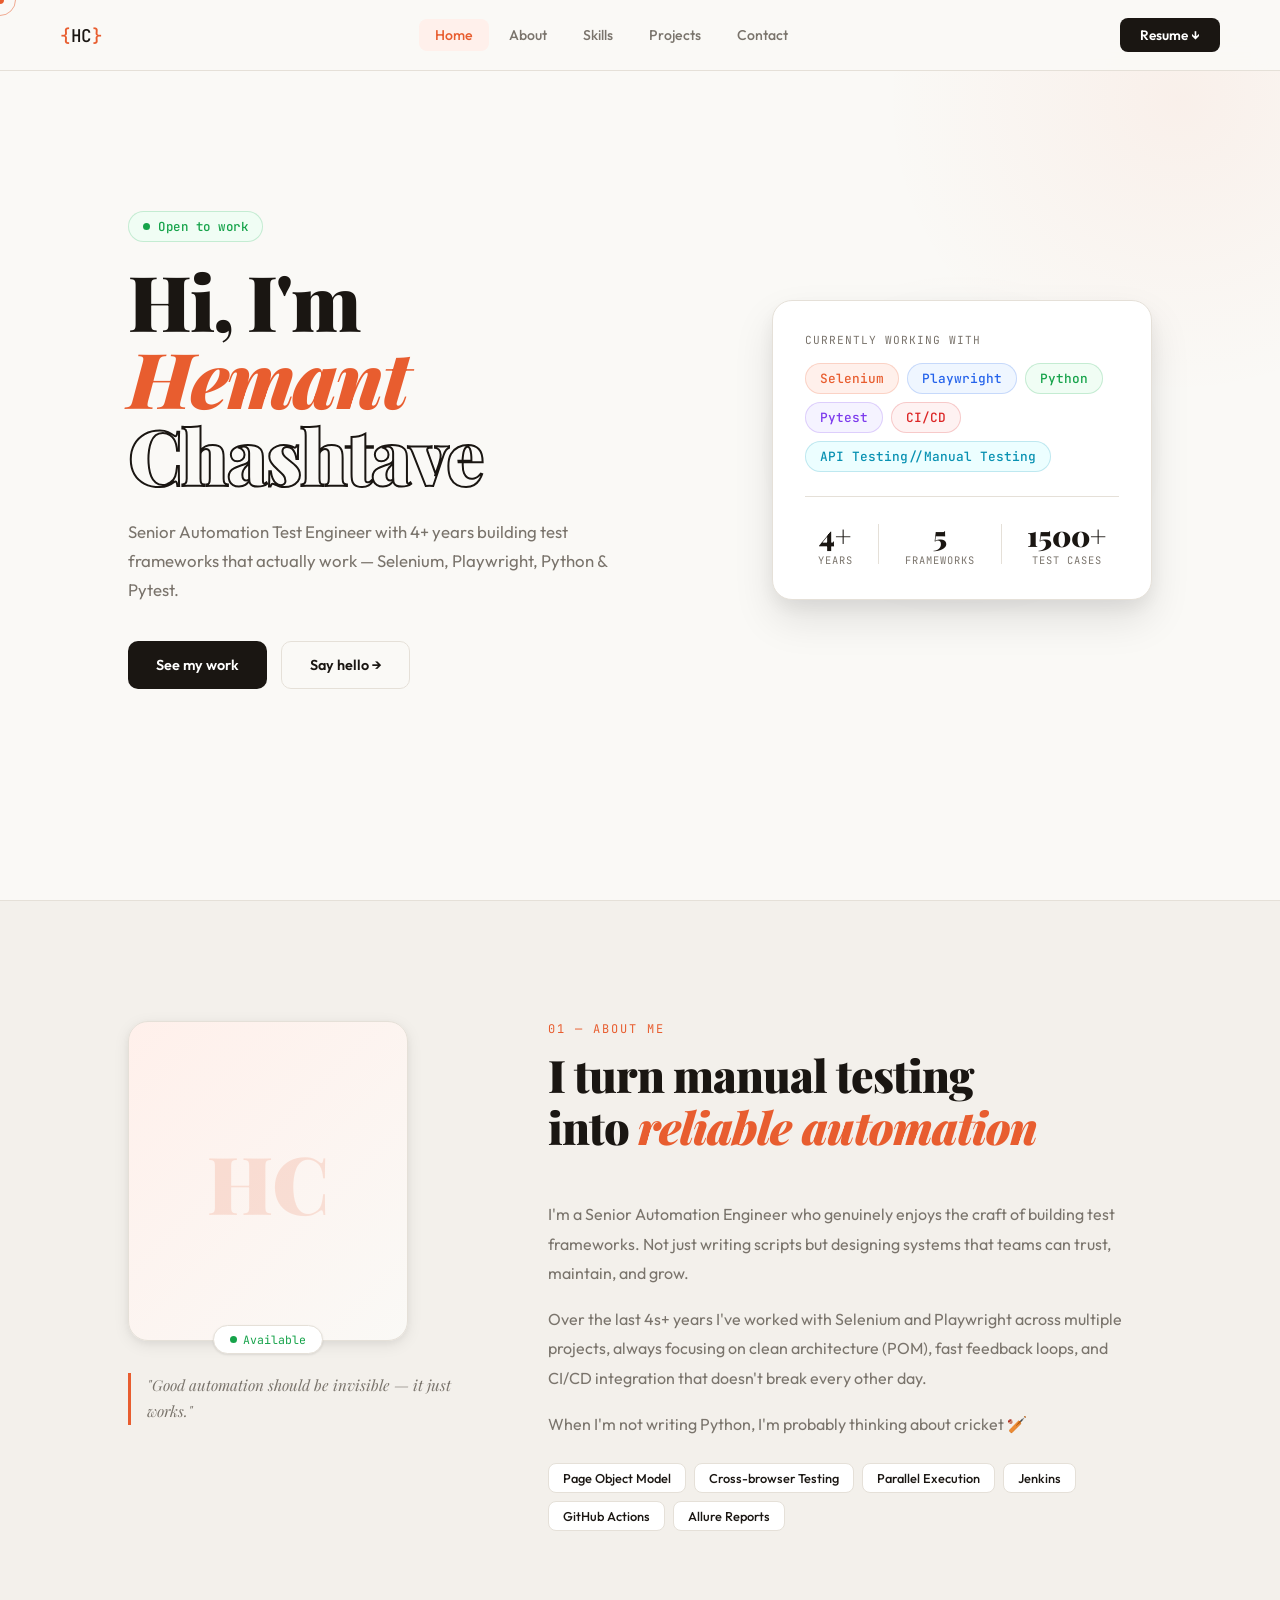
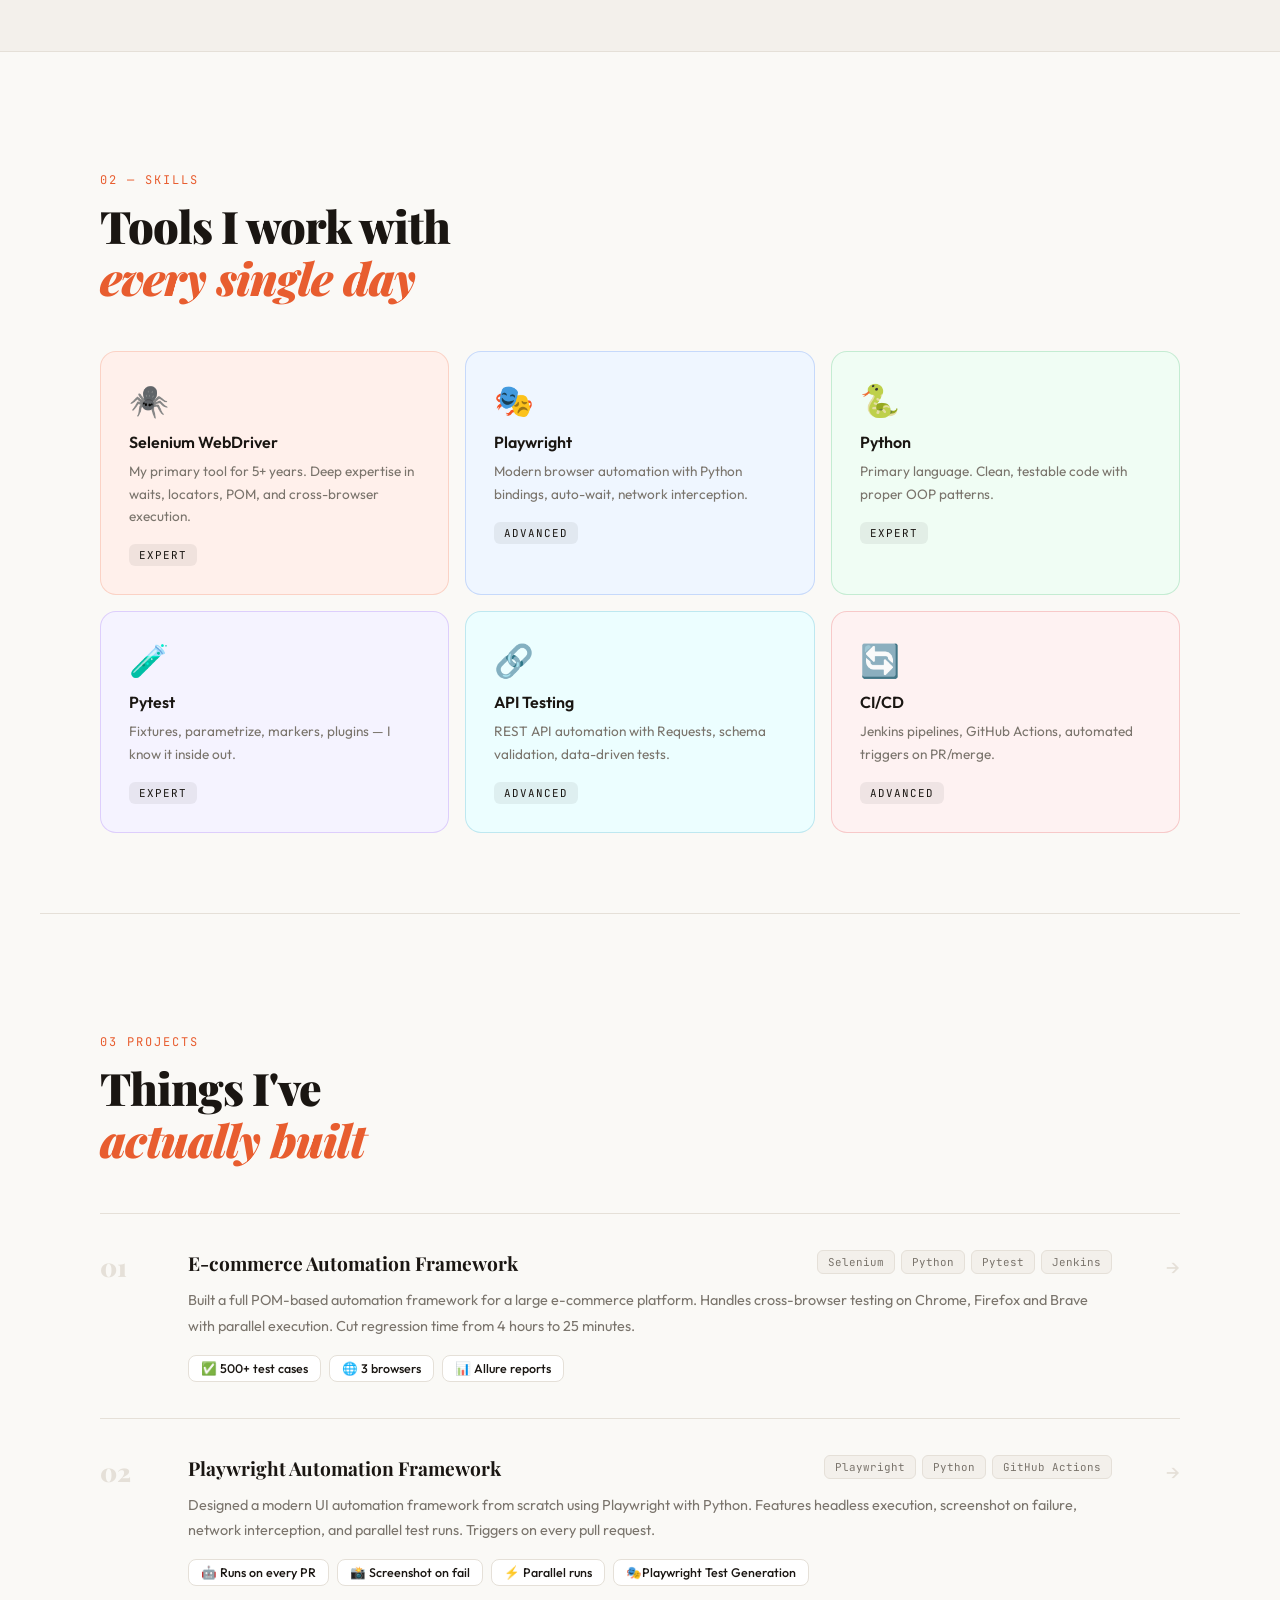
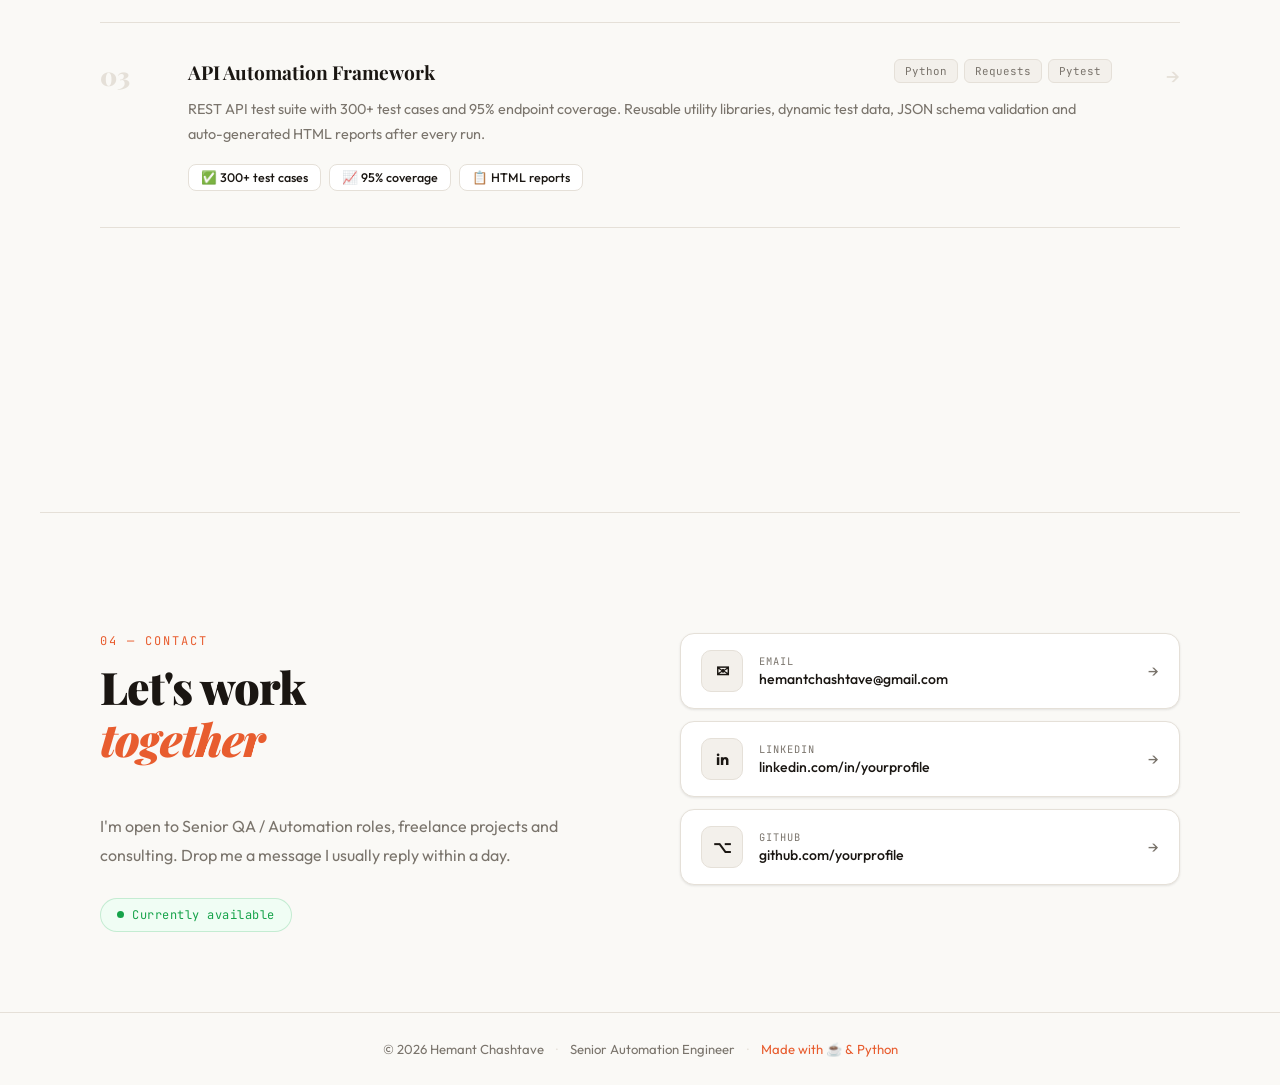
<file: Index.html>
<!DOCTYPE html>
<html lang="en">
<head>
<meta charset="UTF-8">
<meta name="viewport" content="width=device-width, initial-scale=1.0">
<title>Hemant Chashtave | Senior Automation Engineer</title>
<link href="https://fonts.googleapis.com/css2?family=Playfair+Display:ital,wght@0,700;0,900;1,700&family=Outfit:wght@300;400;500;600&family=JetBrains+Mono:wght@400;500&display=swap" rel="stylesheet">
<link rel="stylesheet" href="style.css">
</head>
<body>

<div class="cursor" id="cursor"></div>
<div class="cursor-follower" id="cursorFollower"></div>

<header id="header">
  <div class="logo"><span class="logo-bracket">{</span>HC<span class="logo-bracket">}</span></div>
  <nav>
    <a href="#home">Home</a>
    <a href="#about">About</a>
    <a href="#skills">Skills</a>
    <a href="#projects">Projects</a>
    <a href="#contact">Contact</a>
  </nav>
  <a href="Hemant_Chashtave_Resume.pdf" download class="nav-btn">Resume ↓</a>
</header>

<section id="home">
  <div class="hero-left">
    <div class="hero-eyebrow"><span class="dot-green"></span> Open to work</div>
    <h1 class="hero-title">Hi, I'm<br><em>Hemant</em><br><span class="hero-outline">Chashtave</span></h1>
    <p class="hero-sub">Senior Automation Test Engineer with 4+ years building test frameworks that actually work — Selenium, Playwright, Python &amp; Pytest.</p>
    <div class="hero-actions">
      <a href="#projects" class="btn-main">See my work</a>
      <a href="#contact" class="btn-ghost">Say hello →</a>
    </div>
  </div>
  <div class="hero-right">
    <div class="hero-card">
      <div class="hero-card-tag">Currently working with</div>
      <div class="tech-pills">
        <span class="pill pill-orange">Selenium</span>
        <span class="pill pill-blue">Playwright</span>
        <span class="pill pill-green">Python</span>
        <span class="pill pill-purple">Pytest</span>
        <span class="pill pill-red">CI/CD</span>
        <span class="pill pill-teal">API Testing//Manual Testing</span>
      </div>
      <div class="hero-card-divider"></div>
      <div class="hero-stats">
        <div class="hero-stat"><span class="hero-stat-num">4+</span><span class="hero-stat-label">Years</span></div>
        <div class="hero-stat-div"></div>
        <div class="hero-stat"><span class="hero-stat-num">5</span><span class="hero-stat-label">Frameworks</span></div>
        <div class="hero-stat-div"></div>
        <div class="hero-stat"><span class="hero-stat-num">1500+</span><span class="hero-stat-label">Test Cases</span></div>
      </div>
    </div>
    <div class="hero-blob"></div>
  </div>
</section>

<section id="about">
  <div class="about-wrap">
    <div class="about-img-col reveal">
      <div class="about-img-box">
        <div class="about-initials">HC</div>
        <div class="about-tag-float"><span class="dot-green"></span> Available</div>
      </div>
      <div class="about-quote">"Good automation should be invisible — it just works."</div>
    </div>
    <div class="about-text-col reveal">
      <div class="section-label">01 — About Me</div>
      <h2 class="section-heading">I turn manual testing<br>into <em>reliable automation</em></h2>
      <p>I'm a Senior Automation Engineer who genuinely enjoys the craft of building test frameworks. Not just writing scripts but designing systems that teams can trust, maintain, and grow.</p>
      <p>Over the last 4s+ years I've worked with Selenium and Playwright across multiple projects, always focusing on clean architecture (POM), fast feedback loops, and CI/CD integration that doesn't break every other day.</p>
      <p>When I'm not writing Python, I'm probably thinking about cricket 🏏</p>
      <div class="about-chips">
        <span class="chip">Page Object Model</span>
        <span class="chip">Cross-browser Testing</span>
        <span class="chip">Parallel Execution</span>
        <span class="chip">Jenkins</span>
        <span class="chip">GitHub Actions</span>
        <span class="chip">Allure Reports</span>
      </div>
    </div>
  </div>
</section>

<section id="skills">
  <div class="section-label reveal">02 — Skills</div>
  <h2 class="section-heading reveal">Tools I work with<br><em>every single day</em></h2>
  <div class="skills-bento reveal">
    <div class="bento-card bento-large bento-orange">
      <div class="bento-icon">🕷️</div>
      <div class="bento-title">Selenium WebDriver</div>
      <div class="bento-desc">My primary tool for 5+ years. Deep expertise in waits, locators, POM, and cross-browser execution.</div>
      <div class="bento-level">Expert</div>
    </div>
    <div class="bento-card bento-blue">
      <div class="bento-icon">🎭</div>
      <div class="bento-title">Playwright</div>
      <div class="bento-desc">Modern browser automation with Python bindings, auto-wait, network interception.</div>
      <div class="bento-level">Advanced</div>
    </div>
    <div class="bento-card bento-green">
      <div class="bento-icon">🐍</div>
      <div class="bento-title">Python</div>
      <div class="bento-desc">Primary language. Clean, testable code with proper OOP patterns.</div>
      <div class="bento-level">Expert</div>
    </div>
    <div class="bento-card bento-purple">
      <div class="bento-icon">🧪</div>
      <div class="bento-title">Pytest</div>
      <div class="bento-desc">Fixtures, parametrize, markers, plugins — I know it inside out.</div>
      <div class="bento-level">Expert</div>
    </div>
    <div class="bento-card bento-teal">
      <div class="bento-icon">🔗</div>
      <div class="bento-title">API Testing</div>
      <div class="bento-desc">REST API automation with Requests, schema validation, data-driven tests.</div>
      <div class="bento-level">Advanced</div>
    </div>
    <div class="bento-card bento-red">
      <div class="bento-icon">🔄</div>
      <div class="bento-title">CI/CD</div>
      <div class="bento-desc">Jenkins pipelines, GitHub Actions, automated triggers on PR/merge.</div>
      <div class="bento-level">Advanced</div>
    </div>
  </div>
</section>

<section id="projects">
  <div class="section-label reveal">03 Projects</div>
  <h2 class="section-heading reveal">Things I've<br><em>actually built</em></h2>
  <div class="projects-list">
    <div class="project-row reveal">
      <div class="project-num">01</div>
      <div class="project-content">
        <div class="project-top">
          <h3 class="project-title">E-commerce Automation Framework</h3>
          <div class="project-tags"><span class="ptag">Selenium</span><span class="ptag">Python</span><span class="ptag">Pytest</span><span class="ptag">Jenkins</span></div>
        </div>
        <p class="project-desc">Built a full POM-based automation framework for a large e-commerce platform. Handles cross-browser testing on Chrome, Firefox and Brave with parallel execution. Cut regression time from 4 hours to 25 minutes.</p>
        <div class="project-highlights">
        <span class="hchip">✅ 500+ test cases</span>
          <span class="hchip">🌐 3 browsers</span>
          <span class="hchip">📊 Allure reports</span>
        </div>
      </div>
      <div class="project-arrow">→</div>
    </div>

  
    <div class="project-row reveal">
      <div class="project-num">02</div>
      <div class="project-content">
        <div class="project-top">
          <h3 class="project-title">Playwright Automation Framework</h3>
          <div class="project-tags"><span class="ptag">Playwright</span><span class="ptag">Python</span><span class="ptag">GitHub Actions</span></div>
        </div>
        <p class="project-desc">Designed a modern UI automation framework from scratch using Playwright with Python. Features headless execution, screenshot on failure, network interception, and parallel test runs. Triggers on every pull request.</p>
        <div class="project-highlights">
          <span class="hchip">🤖 Runs on every PR</span>
          <span class="hchip">📸 Screenshot on fail</span>
          <span class="hchip">⚡ Parallel runs</span>
          <span class="hchip">🎭Playwright Test Generation</span>
        </div>
      </div>
      <div class="project-arrow">→</div>
    </div>
    <div class="project-row reveal">
      <div class="project-num">03</div>
      <div class="project-content">
        <div class="project-top">
          <h3 class="project-title">API Automation Framework</h3>
          <div class="project-tags"><span class="ptag">Python</span><span class="ptag">Requests</span><span class="ptag">Pytest</span></div>
        </div>
        <p class="project-desc">REST API test suite with 300+ test cases and 95% endpoint coverage. Reusable utility libraries, dynamic test data, JSON schema validation and auto-generated HTML reports after every run.</p>
        <div class="project-highlights">
          <span class="hchip">✅ 300+ test cases</span>
          <span class="hchip">📈 95% coverage</span>
          <span class="hchip">📋 HTML reports</span>
        </div>
      </div>
      <div class="project-arrow">→</div>
    </div>
    <div class="project-row reveal">
      <div class="project-num">04</div>
      <div class="project-content">
        <div class="project-top">
          <h3 class="project-title">Healthcare Management System</h3>
          <div class="project-tags"><span class="ptag">Python</span><span class="ptag">🩺 Healthcare Domain</span></div>
        </div>
        <p class="project-desc">A personal side project — practice buying and selling with virtual money, no real risk. Tracks portfolio value, trade history, and real-time P&amp;L. Built to sharpen Python skills and explore market logic.</p>
        <div class="project-highlights">
          <span class="hchip">🔄 Workflow Automation</span>
          <span class="hchip">🧪 Selenium + Pytest</span>
          <span class="hchip">📊 Allure Reporting</span>
        </div>
      </div>
      <div class="project-arrow">→</div>
    </div>
  </div>
</section>

<section id="contact">
  <div class="contact-wrap reveal">
    <div class="contact-left">
      <div class="section-label">04 — Contact</div>
      <h2 class="section-heading">Let's work<br><em>together</em></h2>
      <p class="contact-sub">I'm open to Senior QA / Automation roles, freelance projects and consulting. Drop me a message I usually reply within a day.</p>
      <div class="availability-badge"><span class="dot-green"></span> Currently available</div>
    </div>
    <div class="contact-right">
      <a href="mailto:yourmail@gmail.com" class="contact-card">
        <div class="cc-icon">✉</div>
        <div class="cc-info"><div class="cc-label">Email</div><div class="cc-val">hemantchashtave@gmail.com</div></div>
        <div class="cc-arrow">→</div>
      </a>
      <a href="https://linkedin.com/in/yourprofile" target="_blank" class="contact-card">
        <div class="cc-icon">in</div>
        <div class="cc-info"><div class="cc-label">LinkedIn</div><div class="cc-val">linkedin.com/in/yourprofile</div></div>
        <div class="cc-arrow">→</div>
      </a>
      <a href="https://github.com/yourprofile" target="_blank" class="contact-card">
        <div class="cc-icon">⌥</div>
        <div class="cc-info"><div class="cc-label">GitHub</div><div class="cc-val">github.com/yourprofile</div></div>
        <div class="cc-arrow">→</div>
      </a>
    </div>
  </div>
</section>

<footer>
  <span>© 2026 Hemant Chashtave</span>
  <span class="fdot">·</span>
  <span>Senior Automation Engineer</span>
  <span class="fdot">·</span>
  <span class="footer-love">Made with ☕ &amp; Python</span>
</footer>

<script src="script.js"></script>
</body>
</html>
</file>
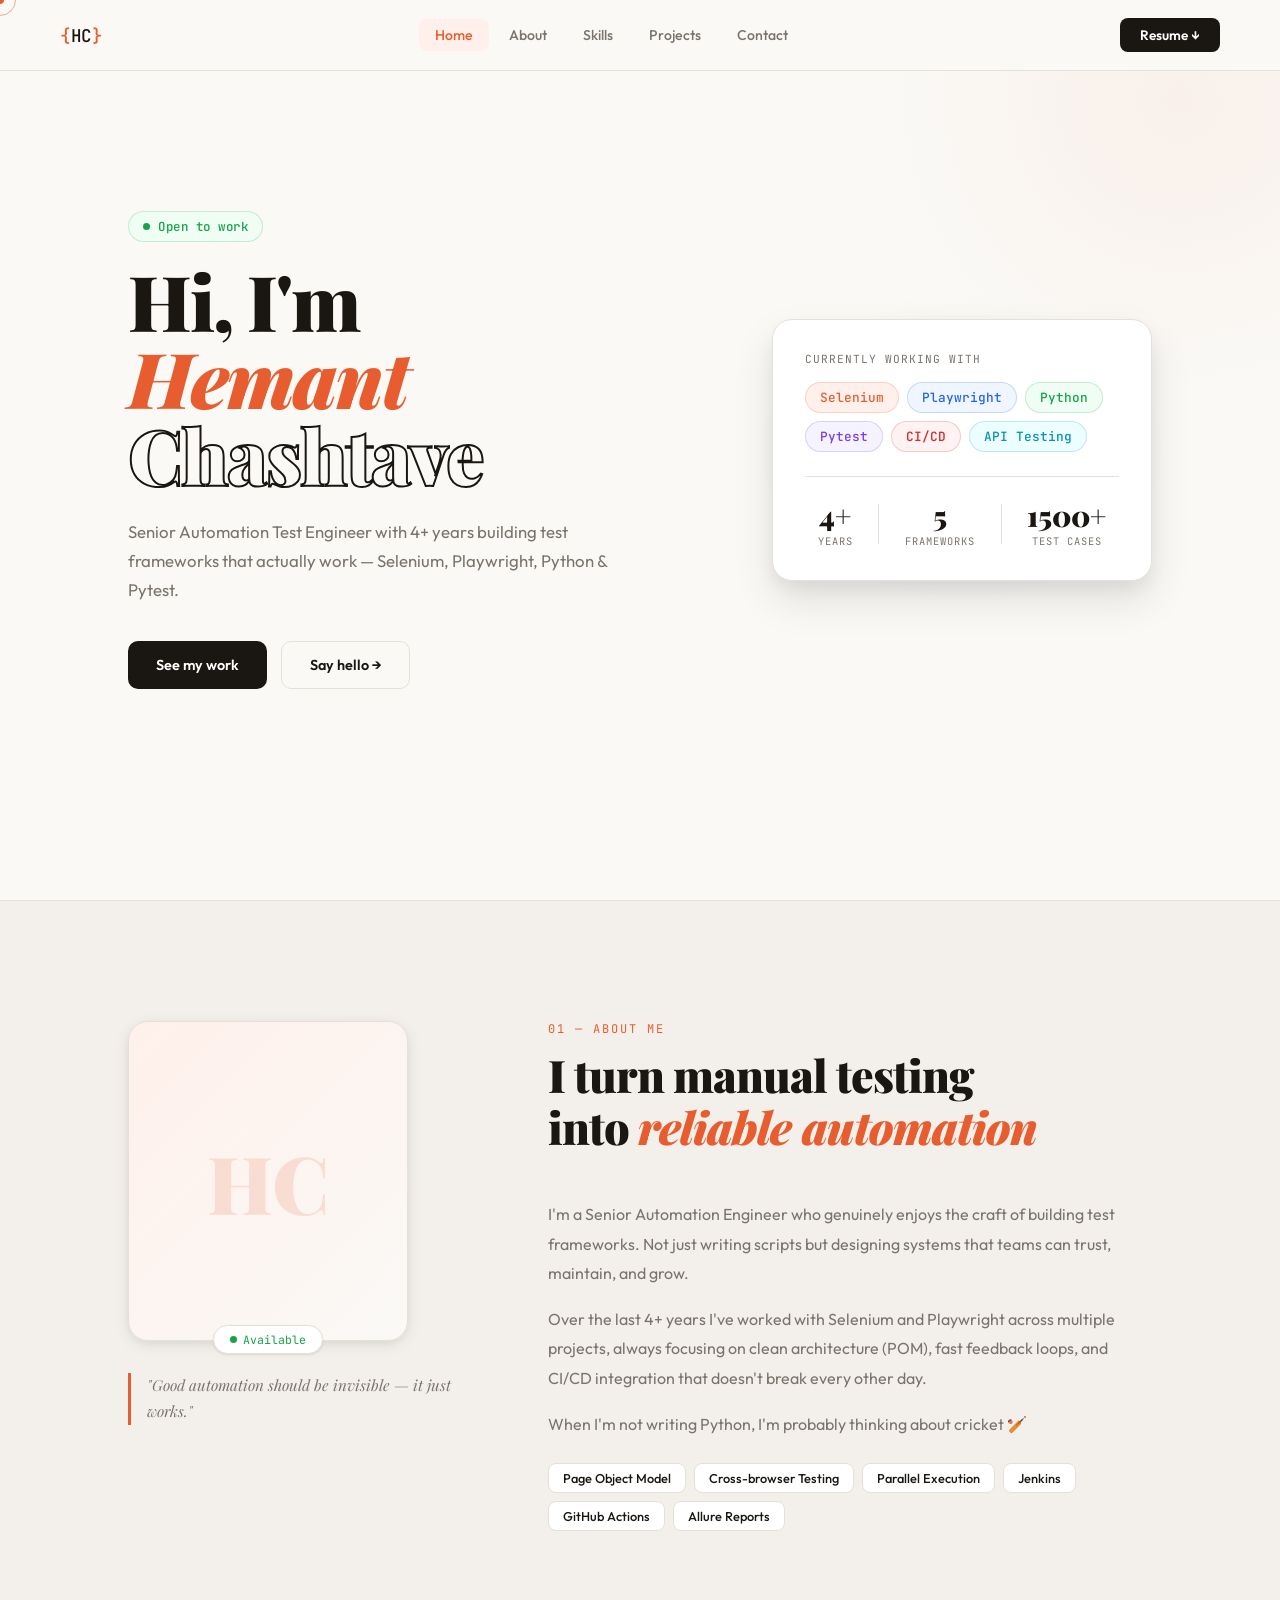
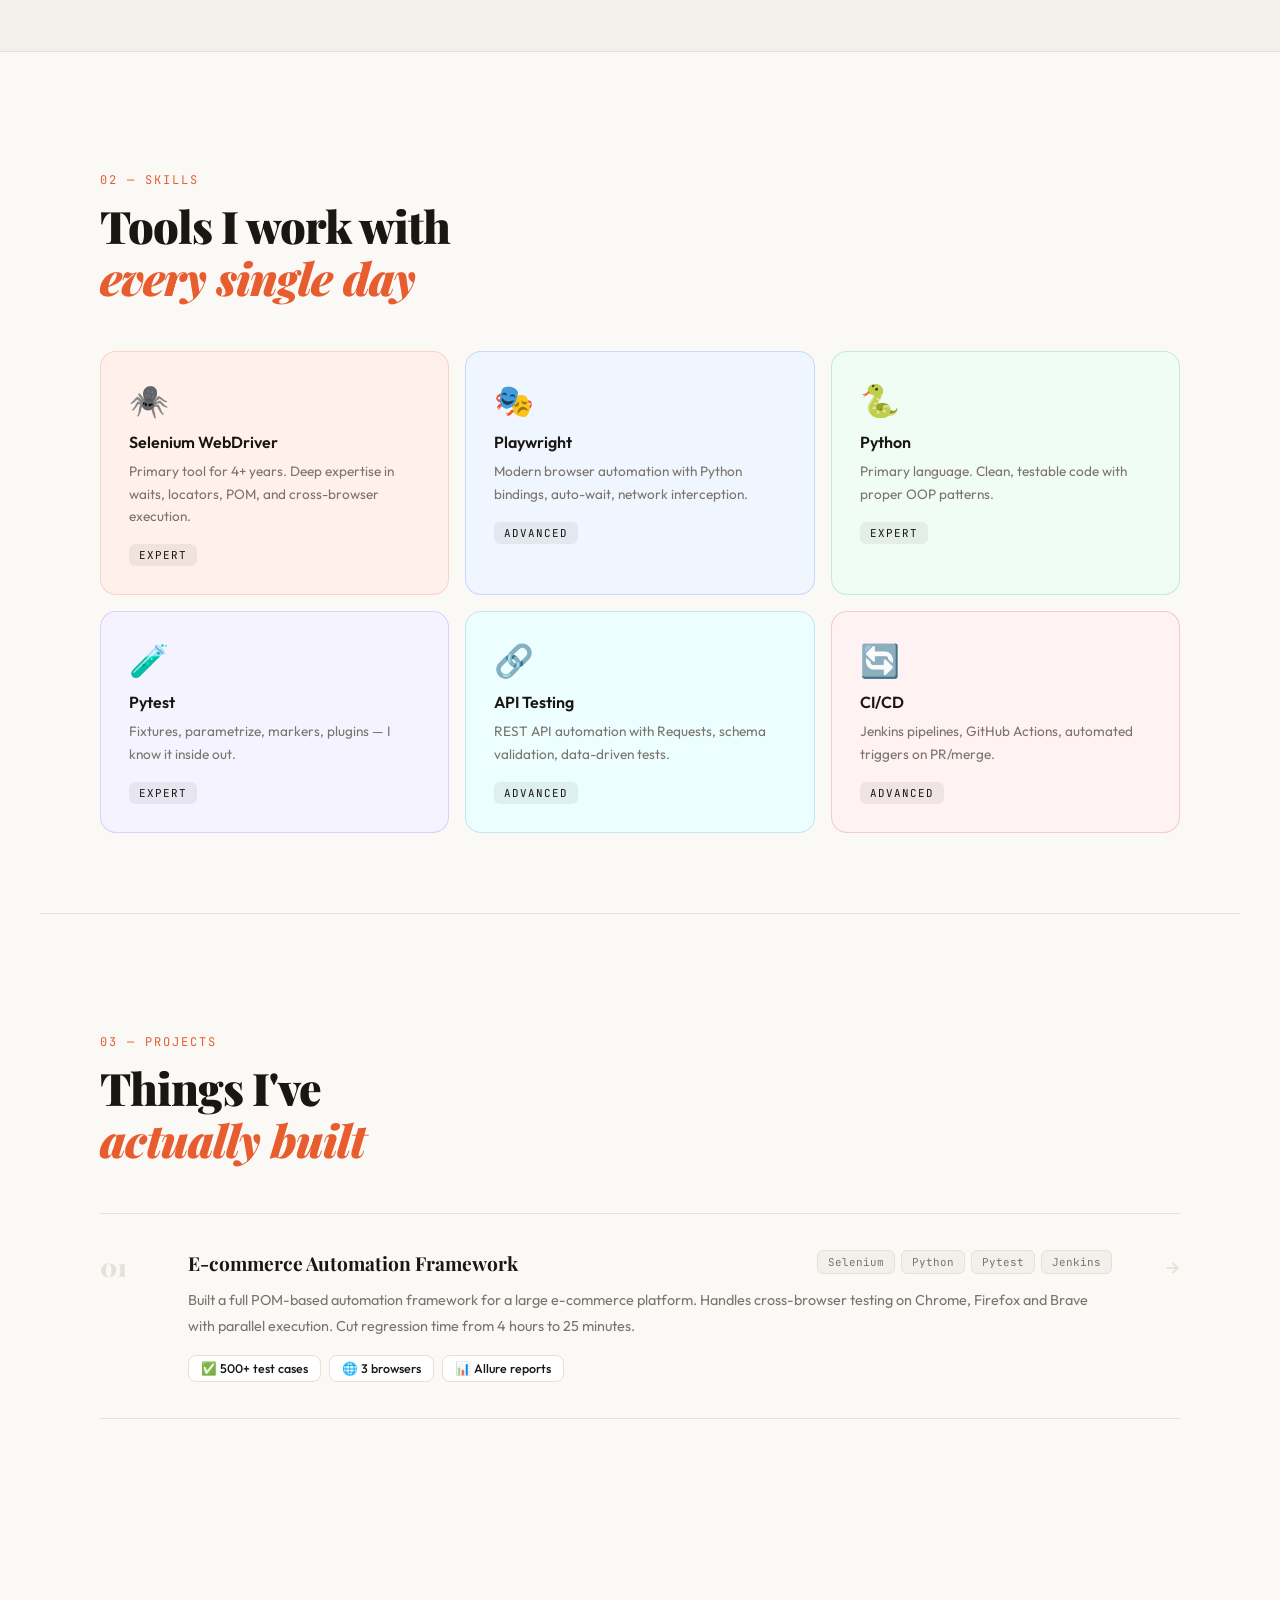
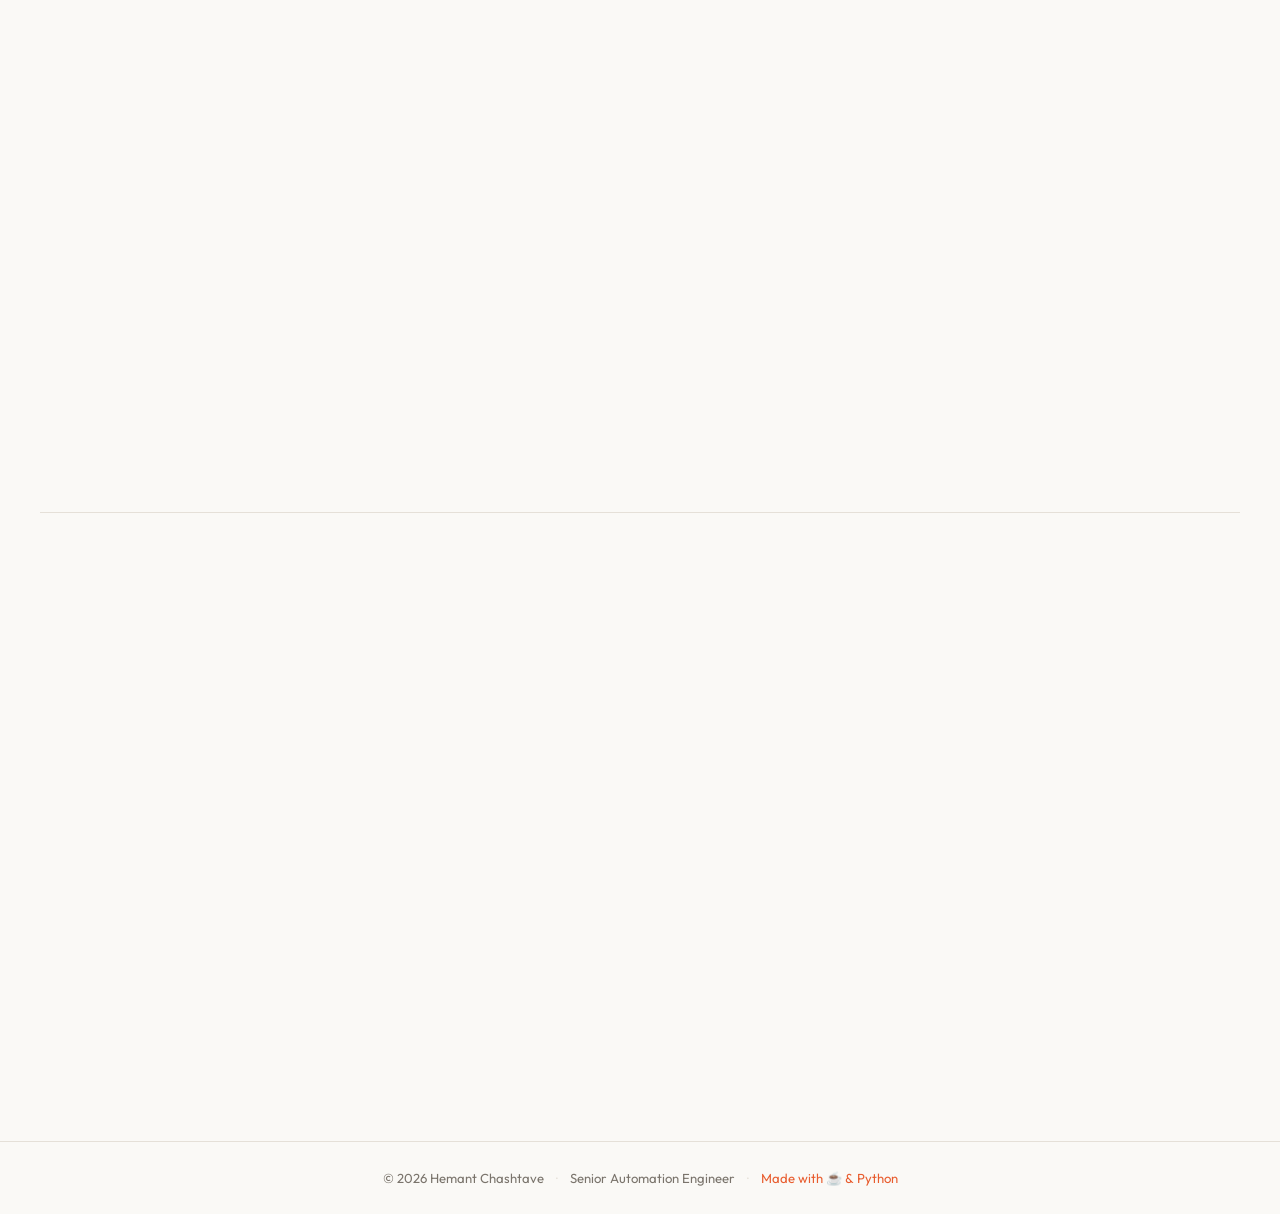
<file: index.html>
<!DOCTYPE html>
<html lang="en">
<head>
<meta charset="UTF-8">
<meta name="viewport" content="width=device-width, initial-scale=1.0">
<title>Hemant Chashtave | Senior Automation Engineer</title>
<link href="https://fonts.googleapis.com/css2?family=Playfair+Display:ital,wght@0,700;0,900;1,700&family=Outfit:wght@300;400;500;600&family=JetBrains+Mono:wght@400;500&display=swap" rel="stylesheet">
<link rel="stylesheet" href="./style.css">
</head>
<body>

<div class="cursor" id="cursor"></div>
<div class="cursor-follower" id="cursorFollower"></div>

<!-- Header -->
<header id="header">
  <div class="logo"><span class="logo-bracket">{</span>HC<span class="logo-bracket">}</span></div>
  <nav id="nav">
    <a href="#home" onclick="closeMenu()">Home</a>
    <a href="#about" onclick="closeMenu()">About</a>
    <a href="#skills" onclick="closeMenu()">Skills</a>
    <a href="#projects" onclick="closeMenu()">Projects</a>
    <a href="#contact" onclick="closeMenu()">Contact</a>
  </nav>
  <div class="header-right">
    <a href="Hemant_Chashtave_Resume.pdf" download class="nav-btn">Resume ↓</a>
    <button class="hamburger" id="hamburger" onclick="toggleMenu()" aria-label="Menu">
      <span></span><span></span><span></span>
    </button>
  </div>
</header>

<!-- Mobile nav overlay -->
<div class="nav-overlay" id="navOverlay" onclick="closeMenu()"></div>

<!-- Hero -->
<section id="home">
  <div class="hero-left">
    <div class="hero-eyebrow"><span class="dot-green"></span> Open to work</div>
    <h1 class="hero-title">Hi, I'm<br><em>Hemant</em><br><span class="hero-outline">Chashtave</span></h1>
    <p class="hero-sub">Senior Automation Test Engineer with 4+ years building test frameworks that actually work — Selenium, Playwright, Python &amp; Pytest.</p>
    <div class="hero-actions">
      <a href="#projects" class="btn-main">See my work</a>
      <a href="#contact" class="btn-ghost">Say hello →</a>
    </div>
  </div>
  <div class="hero-right">
    <div class="hero-card">
      <div class="hero-card-tag">Currently working with</div>
      <div class="tech-pills">
        <span class="pill pill-orange">Selenium</span>
        <span class="pill pill-blue">Playwright</span>
        <span class="pill pill-green">Python</span>
        <span class="pill pill-purple">Pytest</span>
        <span class="pill pill-red">CI/CD</span>
        <span class="pill pill-teal">API Testing</span>
      </div>
      <div class="hero-card-divider"></div>
      <div class="hero-stats">
        <div class="hero-stat"><span class="hero-stat-num">4+</span><span class="hero-stat-label">Years</span></div>
        <div class="hero-stat-div"></div>
        <div class="hero-stat"><span class="hero-stat-num">5</span><span class="hero-stat-label">Frameworks</span></div>
        <div class="hero-stat-div"></div>
        <div class="hero-stat"><span class="hero-stat-num">1500+</span><span class="hero-stat-label">Test Cases</span></div>
      </div>
    </div>
    <div class="hero-blob"></div>
  </div>
</section>

<!-- About -->
<section id="about">
  <div class="about-wrap">
    <div class="about-img-col reveal">
      <div class="about-img-box">
        <div class="about-initials">HC</div>
        <div class="about-tag-float"><span class="dot-green"></span> Available</div>
      </div>
      <div class="about-quote">"Good automation should be invisible — it just works."</div>
    </div>
    <div class="about-text-col reveal">
      <div class="section-label">01 — About Me</div>
      <h2 class="section-heading">I turn manual testing<br>into <em>reliable automation</em></h2>
      <p>I'm a Senior Automation Engineer who genuinely enjoys the craft of building test frameworks. Not just writing scripts but designing systems that teams can trust, maintain, and grow.</p>
      <p>Over the last 4+ years I've worked with Selenium and Playwright across multiple projects, always focusing on clean architecture (POM), fast feedback loops, and CI/CD integration that doesn't break every other day.</p>
      <p>When I'm not writing Python, I'm probably thinking about cricket 🏏</p>
      <div class="about-chips">
        <span class="chip">Page Object Model</span>
        <span class="chip">Cross-browser Testing</span>
        <span class="chip">Parallel Execution</span>
        <span class="chip">Jenkins</span>
        <span class="chip">GitHub Actions</span>
        <span class="chip">Allure Reports</span>
      </div>
    </div>
  </div>
</section>

<!-- Skills -->
<section id="skills">
  <div class="section-label reveal">02 — Skills</div>
  <h2 class="section-heading reveal">Tools I work with<br><em>every single day</em></h2>
  <div class="skills-bento reveal">
    <div class="bento-card bento-orange">
      <div class="bento-icon">🕷️</div>
      <div class="bento-title">Selenium WebDriver</div>
      <div class="bento-desc">Primary tool for 4+ years. Deep expertise in waits, locators, POM, and cross-browser execution.</div>
      <div class="bento-level">Expert</div>
    </div>
    <div class="bento-card bento-blue">
      <div class="bento-icon">🎭</div>
      <div class="bento-title">Playwright</div>
      <div class="bento-desc">Modern browser automation with Python bindings, auto-wait, network interception.</div>
      <div class="bento-level">Advanced</div>
    </div>
    <div class="bento-card bento-green">
      <div class="bento-icon">🐍</div>
      <div class="bento-title">Python</div>
      <div class="bento-desc">Primary language. Clean, testable code with proper OOP patterns.</div>
      <div class="bento-level">Expert</div>
    </div>
    <div class="bento-card bento-purple">
      <div class="bento-icon">🧪</div>
      <div class="bento-title">Pytest</div>
      <div class="bento-desc">Fixtures, parametrize, markers, plugins — I know it inside out.</div>
      <div class="bento-level">Expert</div>
    </div>
    <div class="bento-card bento-teal">
      <div class="bento-icon">🔗</div>
      <div class="bento-title">API Testing</div>
      <div class="bento-desc">REST API automation with Requests, schema validation, data-driven tests.</div>
      <div class="bento-level">Advanced</div>
    </div>
    <div class="bento-card bento-red">
      <div class="bento-icon">🔄</div>
      <div class="bento-title">CI/CD</div>
      <div class="bento-desc">Jenkins pipelines, GitHub Actions, automated triggers on PR/merge.</div>
      <div class="bento-level">Advanced</div>
    </div>
  </div>
</section>

<!-- Projects -->
<section id="projects">
  <div class="section-label reveal">03 — Projects</div>
  <h2 class="section-heading reveal">Things I've<br><em>actually built</em></h2>
  <div class="projects-list">
    <div class="project-row reveal">
      <div class="project-num">01</div>
      <div class="project-content">
        <div class="project-top">
          <h3 class="project-title">E-commerce Automation Framework</h3>
          <div class="project-tags"><span class="ptag">Selenium</span><span class="ptag">Python</span><span class="ptag">Pytest</span><span class="ptag">Jenkins</span></div>
        </div>
        <p class="project-desc">Built a full POM-based automation framework for a large e-commerce platform. Handles cross-browser testing on Chrome, Firefox and Brave with parallel execution. Cut regression time from 4 hours to 25 minutes.</p>
        <div class="project-highlights">
          <span class="hchip">✅ 500+ test cases</span>
          <span class="hchip">🌐 3 browsers</span>
          <span class="hchip">📊 Allure reports</span>
        </div>
      </div>
      <div class="project-arrow">→</div>
    </div>
    <div class="project-row reveal">
      <div class="project-num">02</div>
      <div class="project-content">
        <div class="project-top">
          <h3 class="project-title">Playwright Automation Framework</h3>
          <div class="project-tags"><span class="ptag">Playwright</span><span class="ptag">Python</span><span class="ptag">GitHub Actions</span></div>
        </div>
        <p class="project-desc">Designed a modern UI automation framework from scratch using Playwright with Python. Features headless execution, screenshot on failure, network interception, and parallel test runs. Triggers on every pull request.</p>
        <div class="project-highlights">
          <span class="hchip">🤖 Runs on every PR</span>
          <span class="hchip">📸 Screenshot on fail</span>
          <span class="hchip">⚡ Parallel runs</span>
          <span class="hchip">🎭 Test Generation</span>
        </div>
      </div>
      <div class="project-arrow">→</div>
    </div>
    <div class="project-row reveal">
      <div class="project-num">03</div>
      <div class="project-content">
        <div class="project-top">
          <h3 class="project-title">API Automation Framework</h3>
          <div class="project-tags"><span class="ptag">Python</span><span class="ptag">Requests</span><span class="ptag">Pytest</span></div>
        </div>
        <p class="project-desc">REST API test suite with 300+ test cases and 95% endpoint coverage. Reusable utility libraries, dynamic test data, JSON schema validation and auto-generated HTML reports after every run.</p>
        <div class="project-highlights">
          <span class="hchip">✅ 300+ test cases</span>
          <span class="hchip">📈 95% coverage</span>
          <span class="hchip">📋 HTML reports</span>
        </div>
      </div>
      <div class="project-arrow">→</div>
    </div>
    <div class="project-row reveal">
      <div class="project-num">04</div>
      <div class="project-content">
        <div class="project-top">
          <h3 class="project-title">Healthcare Management System</h3>
          <div class="project-tags"><span class="ptag">Python</span><span class="ptag">🩺 Healthcare</span><span class="ptag">Selenium</span></div>
        </div>
        <p class="project-desc">End-to-end automation for a healthcare management platform. Covered critical patient workflows, appointment scheduling, and billing modules with full regression suite and Allure reporting.</p>
        <div class="project-highlights">
          <span class="hchip">🔄 Workflow Automation</span>
          <span class="hchip">🧪 Selenium + Pytest</span>
          <span class="hchip">📊 Allure Reporting</span>
        </div>
      </div>
      <div class="project-arrow">→</div>
    </div>
  </div>
</section>

<!-- Contact -->
<section id="contact">
  <div class="contact-wrap reveal">
    <div class="contact-left">
      <div class="section-label">04 — Contact</div>
      <h2 class="section-heading">Let's work<br><em>together</em></h2>
      <p class="contact-sub">I'm open to Senior QA / Automation roles, freelance projects and consulting. Drop me a message — I usually reply within a day.</p>
      <div class="availability-badge"><span class="dot-green"></span> Currently available</div>
    </div>
    <div class="contact-right">

      <!-- WhatsApp -->
      <a href="https://wa.me/919999999999" target="_blank" class="contact-card contact-whatsapp">
        <div class="cc-icon">
          <svg width="22" height="22" viewBox="0 0 24 24" fill="none">
            <path d="M17.472 14.382c-.297-.149-1.758-.867-2.03-.967-.273-.099-.471-.148-.67.15-.197.297-.767.966-.94 1.164-.173.199-.347.223-.644.075-.297-.15-1.255-.463-2.39-1.475-.883-.788-1.48-1.761-1.653-2.059-.173-.297-.018-.458.13-.606.134-.133.298-.347.446-.52.149-.174.198-.298.298-.497.099-.198.05-.371-.025-.52-.075-.149-.669-1.612-.916-2.207-.242-.579-.487-.5-.669-.51-.173-.008-.371-.01-.57-.01-.198 0-.52.074-.792.372-.272.297-1.04 1.016-1.04 2.479 0 1.462 1.065 2.875 1.213 3.074.149.198 2.096 3.2 5.077 4.487.709.306 1.262.489 1.694.625.712.227 1.36.195 1.871.118.571-.085 1.758-.719 2.006-1.413.248-.694.248-1.289.173-1.413-.074-.124-.272-.198-.57-.347m-5.421 7.403h-.004a9.87 9.87 0 01-5.031-1.378l-.361-.214-3.741.982.998-3.648-.235-.374a9.86 9.86 0 01-1.51-5.26c.001-5.45 4.436-9.884 9.888-9.884 2.64 0 5.122 1.03 6.988 2.898a9.825 9.825 0 012.893 6.994c-.003 5.45-4.437 9.884-9.885 9.884m8.413-18.297A11.815 11.815 0 0012.05 0C5.495 0 .16 5.335.157 11.892c0 2.096.547 4.142 1.588 5.945L.057 24l6.305-1.654a11.882 11.882 0 005.683 1.448h.005c6.554 0 11.89-5.335 11.893-11.893a11.821 11.821 0 00-3.48-8.413Z" fill="#25D366"/>
          </svg>
        </div>
        <div class="cc-info">
          <div class="cc-label">WhatsApp</div>
          <div class="cc-val">+91 99999 99999</div>
        </div>
        <div class="cc-arrow">→</div>
      </a>

      <!-- Phone -->
      <a href="tel:+919999999999" class="contact-card contact-phone">
        <div class="cc-icon">
          <svg width="20" height="20" viewBox="0 0 24 24" fill="none">
            <path d="M6.62 10.79c1.44 2.83 3.76 5.14 6.59 6.59l2.2-2.2c.27-.27.67-.36 1.02-.24 1.12.37 2.33.57 3.57.57.55 0 1 .45 1 1V20c0 .55-.45 1-1 1-9.39 0-17-7.61-17-17 0-.55.45-1 1-1h3.5c.55 0 1 .45 1 1 0 1.25.2 2.45.57 3.57.11.35.03.74-.25 1.02l-2.2 2.2z" fill="#2563eb"/>
          </svg>
        </div>
        <div class="cc-info">
          <div class="cc-label">Phone</div>
          <div class="cc-val">+91 99999 99999</div>
        </div>
        <div class="cc-arrow">→</div>
      </a>

      <!-- Email -->
      <a href="mailto:hemantchashtave@gmail.com" class="contact-card contact-email">
        <div class="cc-icon">
          <svg width="20" height="20" viewBox="0 0 24 24" fill="none">
            <path d="M20 4H4c-1.1 0-2 .9-2 2v12c0 1.1.9 2 2 2h16c1.1 0 2-.9 2-2V6c0-1.1-.9-2-2-2zm0 4l-8 5-8-5V6l8 5 8-5v2z" fill="#e85d2f"/>
          </svg>
        </div>
        <div class="cc-info">
          <div class="cc-label">Email</div>
          <div class="cc-val">hemantchashtave@gmail.com</div>
        </div>
        <div class="cc-arrow">→</div>
      </a>

      <!-- LinkedIn -->
      <a href="https://linkedin.com/in/yourprofile" target="_blank" class="contact-card contact-linkedin">
        <div class="cc-icon">
          <svg width="20" height="20" viewBox="0 0 24 24" fill="none">
            <path d="M16 8a6 6 0 016 6v7h-4v-7a2 2 0 00-2-2 2 2 0 00-2 2v7h-4v-7a6 6 0 016-6zM2 9h4v12H2z" fill="#0077b5"/>
            <circle cx="4" cy="4" r="2" fill="#0077b5"/>
          </svg>
        </div>
        <div class="cc-info">
          <div class="cc-label">LinkedIn</div>
          <div class="cc-val">linkedin.com/in/yourprofile</div>
        </div>
        <div class="cc-arrow">→</div>
      </a>

      <!-- GitHub -->
      <a href="https://github.com/yourprofile" target="_blank" class="contact-card contact-github">
        <div class="cc-icon">
          <svg width="20" height="20" viewBox="0 0 24 24" fill="none">
            <path d="M12 2C6.477 2 2 6.477 2 12c0 4.42 2.865 8.166 6.839 9.489.5.092.682-.217.682-.482 0-.237-.008-.866-.013-1.7-2.782.603-3.369-1.342-3.369-1.342-.454-1.155-1.11-1.462-1.11-1.462-.908-.62.069-.608.069-.608 1.003.07 1.531 1.03 1.531 1.03.892 1.529 2.341 1.087 2.91.832.092-.647.35-1.088.636-1.338-2.22-.253-4.555-1.11-4.555-4.943 0-1.091.39-1.984 1.029-2.683-.103-.253-.446-1.27.098-2.647 0 0 .84-.269 2.75 1.025A9.578 9.578 0 0112 6.836a9.59 9.59 0 012.504.337c1.909-1.294 2.747-1.025 2.747-1.025.546 1.377.202 2.394.1 2.647.64.699 1.028 1.592 1.028 2.683 0 3.842-2.339 4.687-4.566 4.935.359.309.678.919.678 1.852 0 1.336-.012 2.415-.012 2.743 0 .267.18.578.688.48C19.138 20.163 22 16.418 22 12c0-5.523-4.477-10-10-10z" fill="#333"/>
          </svg>
        </div>
        <div class="cc-info">
          <div class="cc-label">GitHub</div>
          <div class="cc-val">github.com/yourprofile</div>
        </div>
        <div class="cc-arrow">→</div>
      </a>

    </div>
  </div>
</section>

<footer>
  <span>© 2026 Hemant Chashtave</span>
  <span class="fdot">·</span>
  <span>Senior Automation Engineer</span>
  <span class="fdot">·</span>
  <span class="footer-love">Made with ☕ &amp; Python</span>
</footer>

<script src="./script.js"></script>
</body>
</html>
</file>
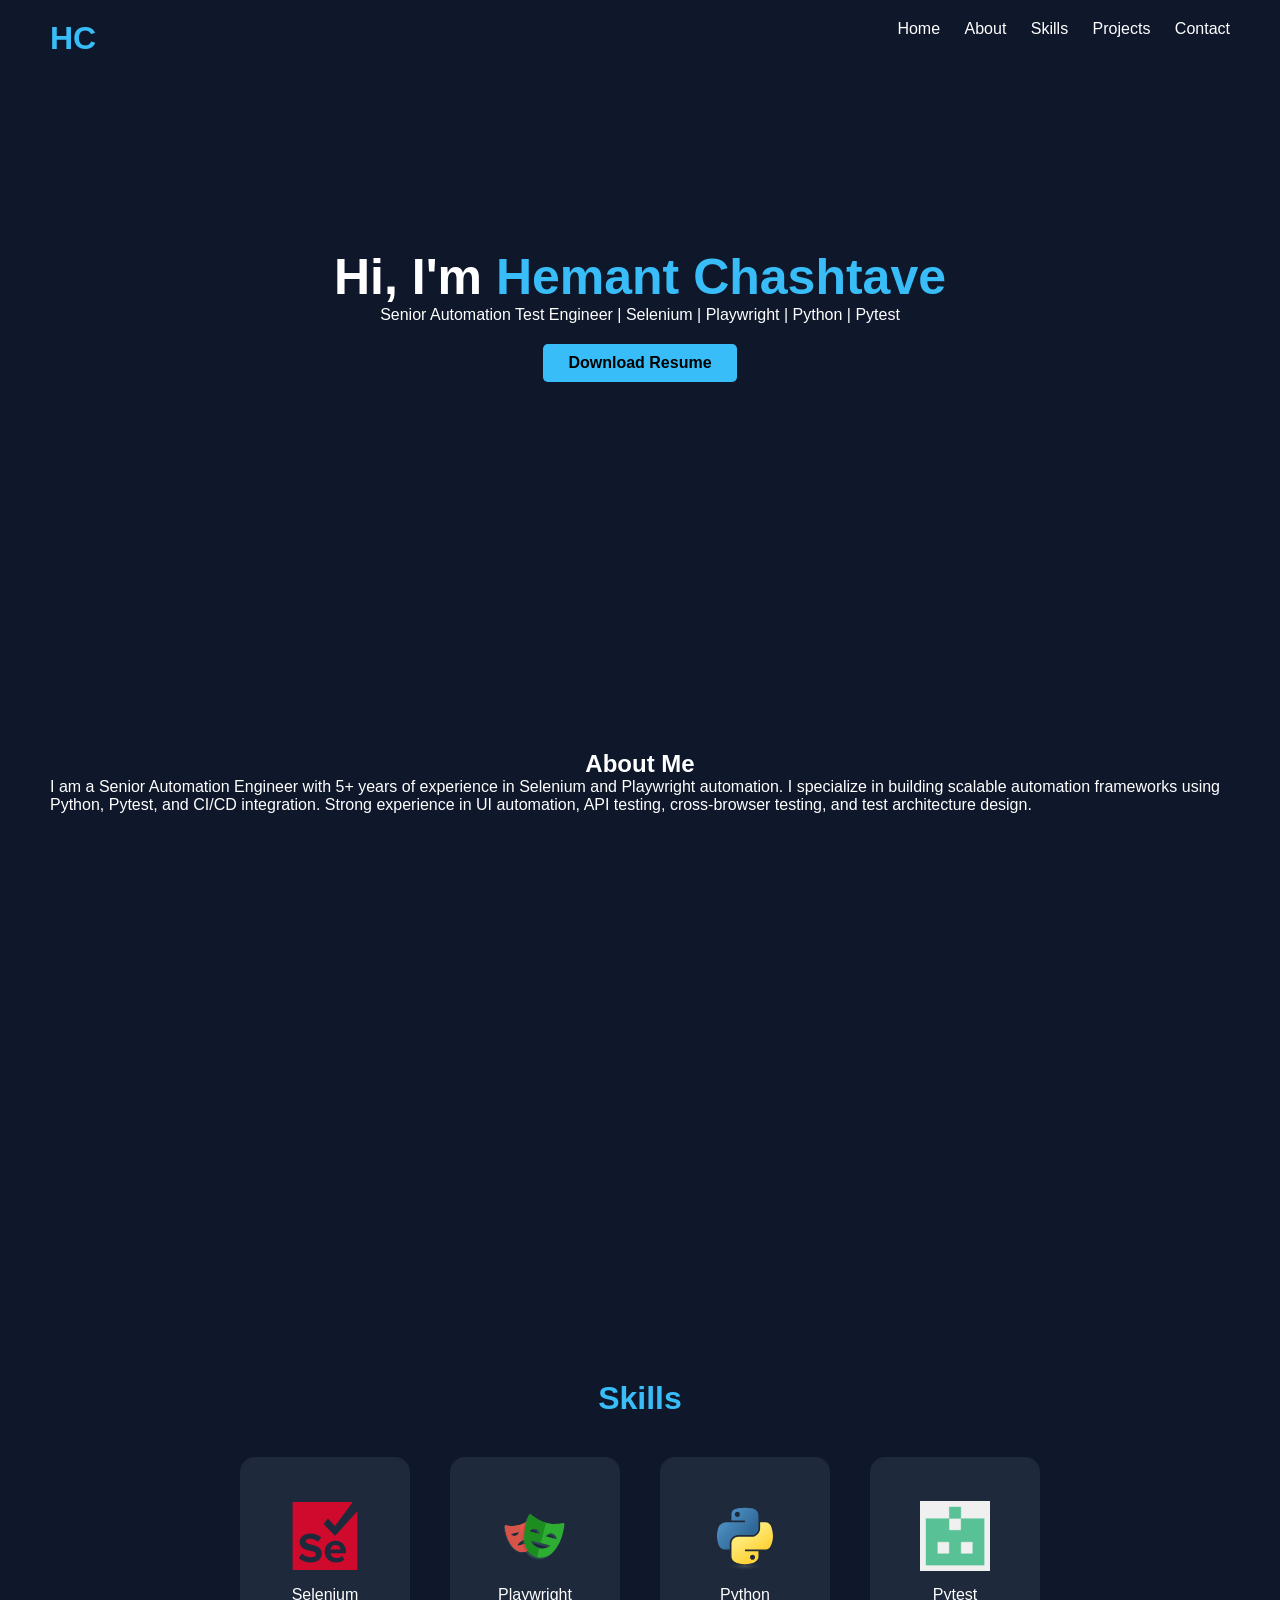
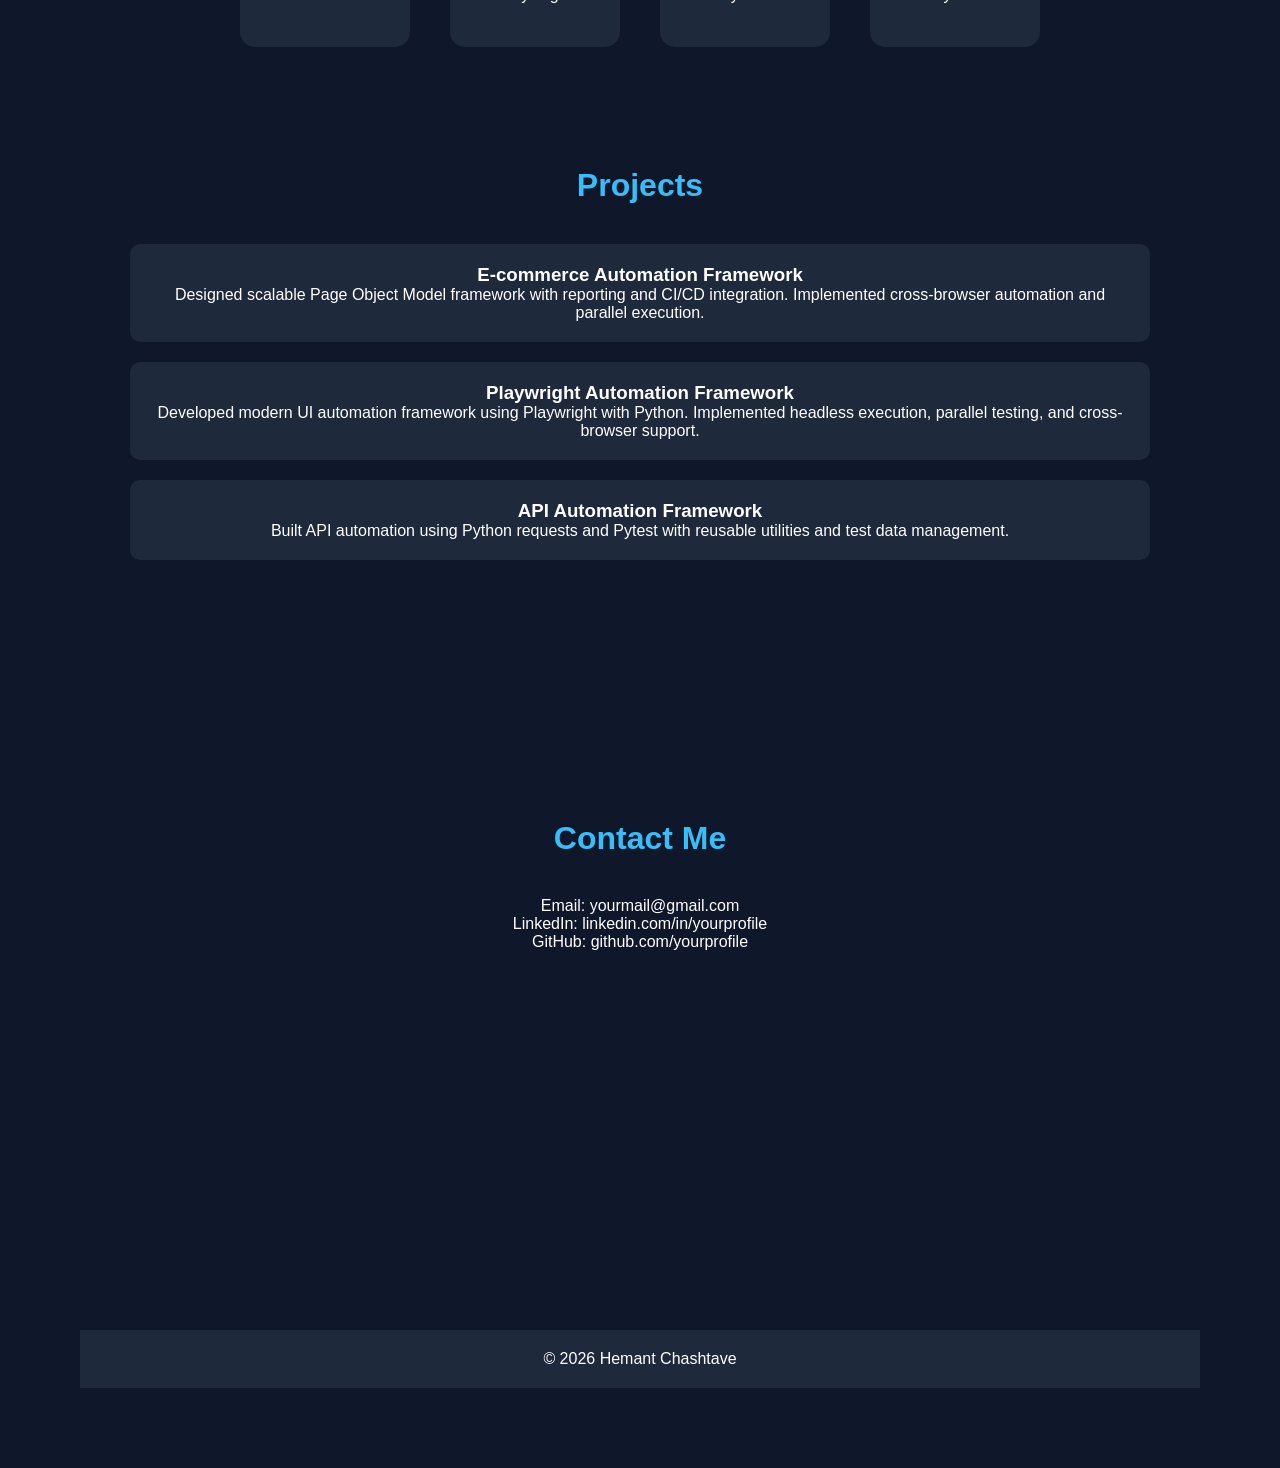
<file: Hemant _ Automation Engineer.html>
<!DOCTYPE html>
<!-- saved from url=(0039)http://127.0.0.1:5500/Port.html#contact -->
<html lang="en"><head><meta http-equiv="Content-Type" content="text/html; charset=UTF-8">

<meta name="viewport" content="width=device-width, initial-scale=1.0">
<title>Hemant | Automation Engineer</title>

<!-- Google Font -->
<link href="./Hemant _ Automation Engineer_files/css2" rel="stylesheet">

<!-- External CSS -->
<link rel="stylesheet" href="./Hemant _ Automation Engineer_files/style.css">

</head>

<body data-testim-main-word-scripts-loaded="true">

<header>
  <h1>HC</h1>
  <nav>
    <a href="http://127.0.0.1:5500/Port.html#home">Home</a>
    <a href="http://127.0.0.1:5500/Port.html#about">About</a>
    <a href="http://127.0.0.1:5500/Port.html#skills">Skills</a>
    <a href="http://127.0.0.1:5500/Port.html#projects">Projects</a>
    <a href="http://127.0.0.1:5500/Port.html#contact">Contact</a>
  </nav>
</header>

<!-- <section id="home" class="hero">
  <h2>Hi, I'm <span>Hemant Chashtave</span></h2>
  <p>Senior Automation Test Engineer | Selenium | Playwright | Python | Pytest</p>

  Resume Download Button
  <a href="Hemant_Chashtave_Resume.pdf" download class="btn">
    Download Resume
  </a>
</section> -->

<section id="home" class="hero">
  <h2>Hi, I'm <span>Hemant Chashtave</span></h2>
<p>Senior Automation Test Engineer | Selenium | Playwright | Python | Pytest</p>
  <a href="http://127.0.0.1:5500/Hemant_Chashtave_Resume.pdf" download="" class="btn">Download Resume</a>
</section>



<section id="about">
  <h2 style="text-align:center;">About Me</h2>

  <p data-aos="fade-up" data-aos-delay="200" data-aos-duration="1500">
    I am a Senior Automation Engineer with 5+ years of experience in Selenium and Playwright automation.
    I specialize in building scalable automation frameworks using Python, Pytest, and CI/CD integration.
    Strong experience in UI automation, API testing, cross-browser testing, and test architecture design.
  </p>

</section>

  
<section id="skills">
  <h2>Skills</h2>

  <div class="skills-container">

    <div class="skill-card">
      <img src="./Hemant _ Automation Engineer_files/selenium-original.svg" alt="Selenium">
      <p>Selenium</p>
    </div>

    <div class="skill-card">
      <img src="./Hemant _ Automation Engineer_files/playwright-logo.svg" alt="Playwright">
      <p>Playwright</p>
    </div>

    <div class="skill-card">
      <img src="./Hemant _ Automation Engineer_files/python-original.svg" alt="Python">
      <p>Python</p>
    </div>

    <div class="skill-card">
      <img src="./Hemant _ Automation Engineer_files/13073564" alt="Pytest">
      <p>Pytest</p>
    </div>
  </div>

<!-- </section>
  </div>
    <span>Selenium</span>
    <span>Playwright</span>
    <span>Python</span>
    <span>Pytest</span>
    <span>API Automation</span>
    <span>SQL</span>
    <span>Jenkins</span>
    <span>Git</span>
  </div>
</section> -->

<section id="projects">
  <h2>Projects</h2>

  <div class="project-card">
    <h3>E-commerce Automation Framework</h3>
    <p>
      Designed scalable Page Object Model framework with reporting and CI/CD integration.
      Implemented cross-browser automation and parallel execution.
    </p>
  </div>

  <div class="project-card">
    <h3>Playwright Automation Framework</h3>
    <p>
      Developed modern UI automation framework using Playwright with Python.
      Implemented headless execution, parallel testing, and cross-browser support.
    </p>
  </div>

  <div class="project-card">
    <h3>API Automation Framework</h3>
    <p>
      Built API automation using Python requests and Pytest with reusable utilities and test data management.
    </p>
  </div>

</section>

<section id="contact">
  <h2>Contact Me</h2>
  <p>Email: yourmail@gmail.com</p>
  <p>LinkedIn: linkedin.com/in/yourprofile</p>
  <p>GitHub: github.com/yourprofile</p>
</section>

<footer>
  © 2026 Hemant Chashtave
</footer>

<!-- Code injected by live-server -->
<script>
	// <![CDATA[  <-- For SVG support
	if ('WebSocket' in window) {
		(function () {
			function refreshCSS() {
				var sheets = [].slice.call(document.getElementsByTagName("link"));
				var head = document.getElementsByTagName("head")[0];
				for (var i = 0; i < sheets.length; ++i) {
					var elem = sheets[i];
					var parent = elem.parentElement || head;
					parent.removeChild(elem);
					var rel = elem.rel;
					if (elem.href && typeof rel != "string" || rel.length == 0 || rel.toLowerCase() == "stylesheet") {
						var url = elem.href.replace(/(&|\?)_cacheOverride=\d+/, '');
						elem.href = url + (url.indexOf('?') >= 0 ? '&' : '?') + '_cacheOverride=' + (new Date().valueOf());
					}
					parent.appendChild(elem);
				}
			}
			var protocol = window.location.protocol === 'http:' ? 'ws://' : 'wss://';
			var address = protocol + window.location.host + window.location.pathname + '/ws';
			var socket = new WebSocket(address);
			socket.onmessage = function (msg) {
				if (msg.data == 'reload') window.location.reload();
				else if (msg.data == 'refreshcss') refreshCSS();
			};
			if (sessionStorage && !sessionStorage.getItem('IsThisFirstTime_Log_From_LiveServer')) {
				console.log('Live reload enabled.');
				sessionStorage.setItem('IsThisFirstTime_Log_From_LiveServer', true);
			}
		})();
	}
	else {
		console.error('Upgrade your browser. This Browser is NOT supported WebSocket for Live-Reloading.');
	}
	// ]]>
</script>

</section></body></html>
</file>
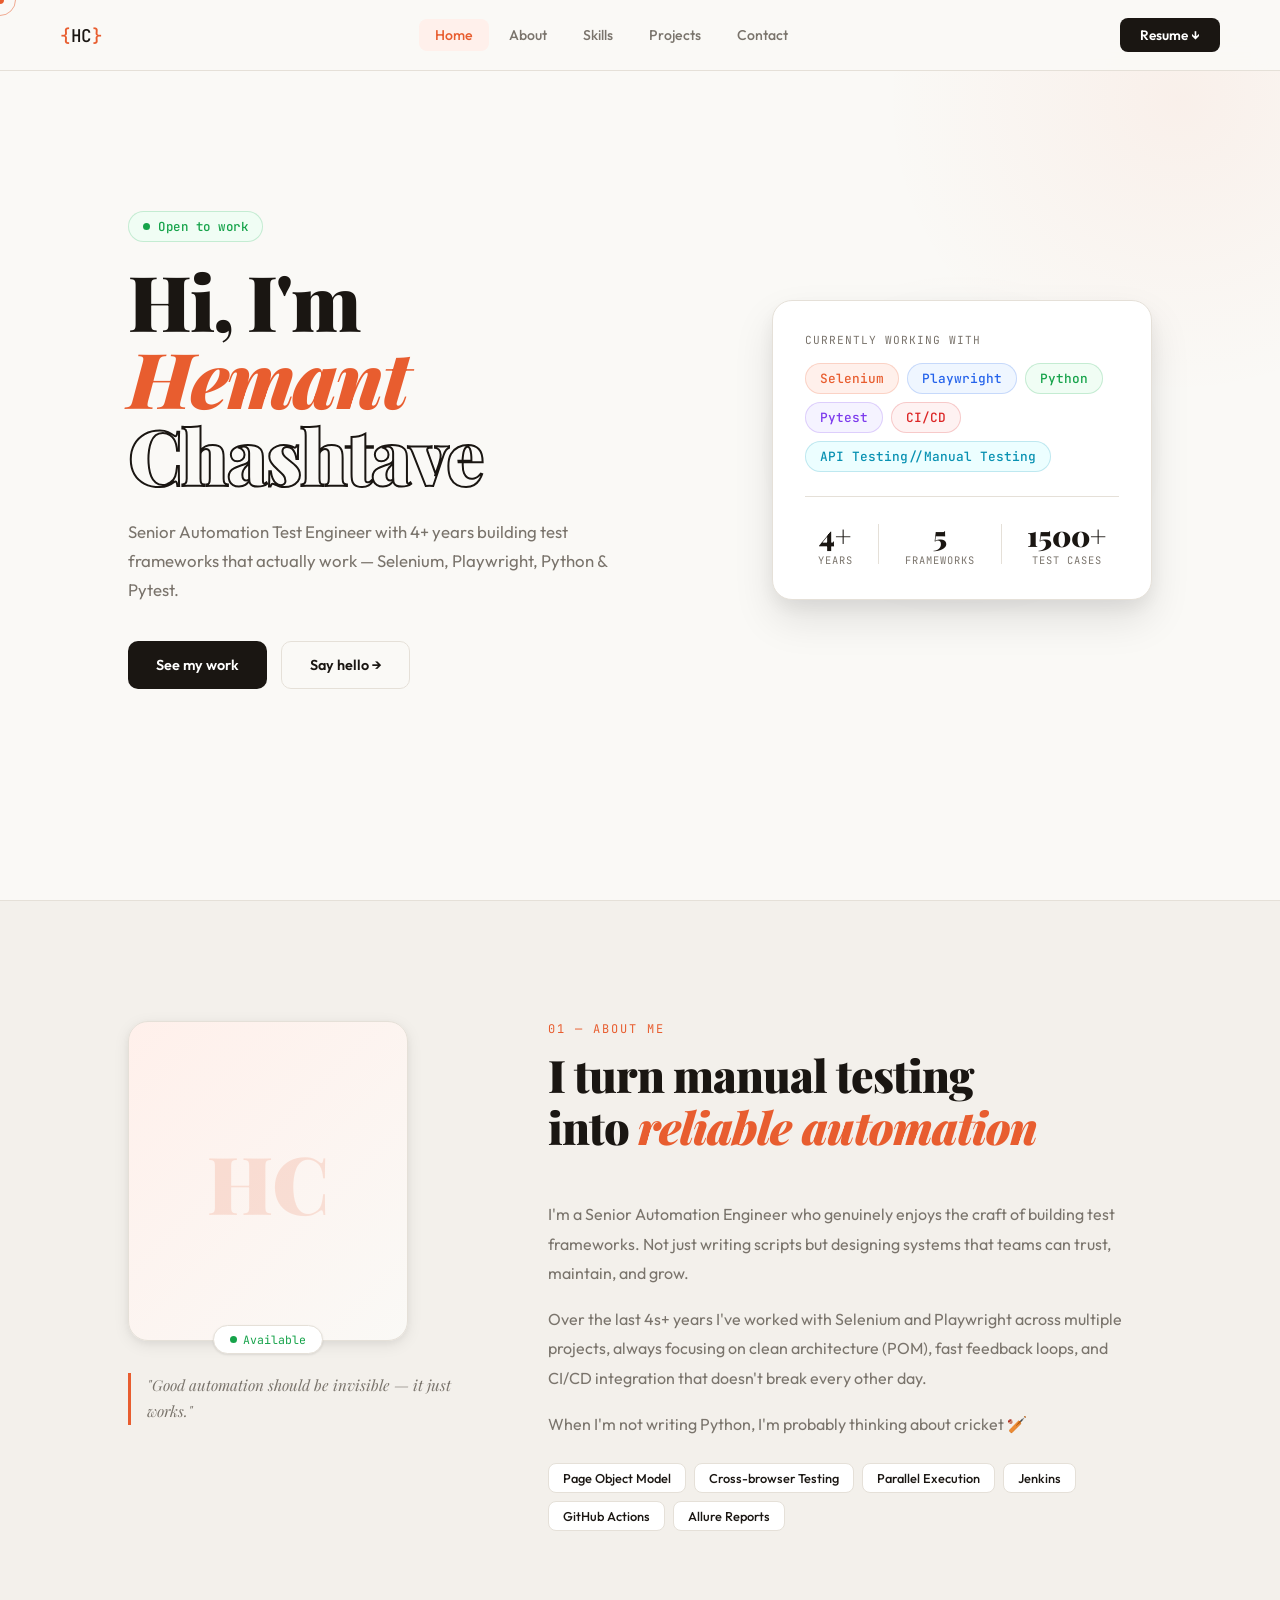
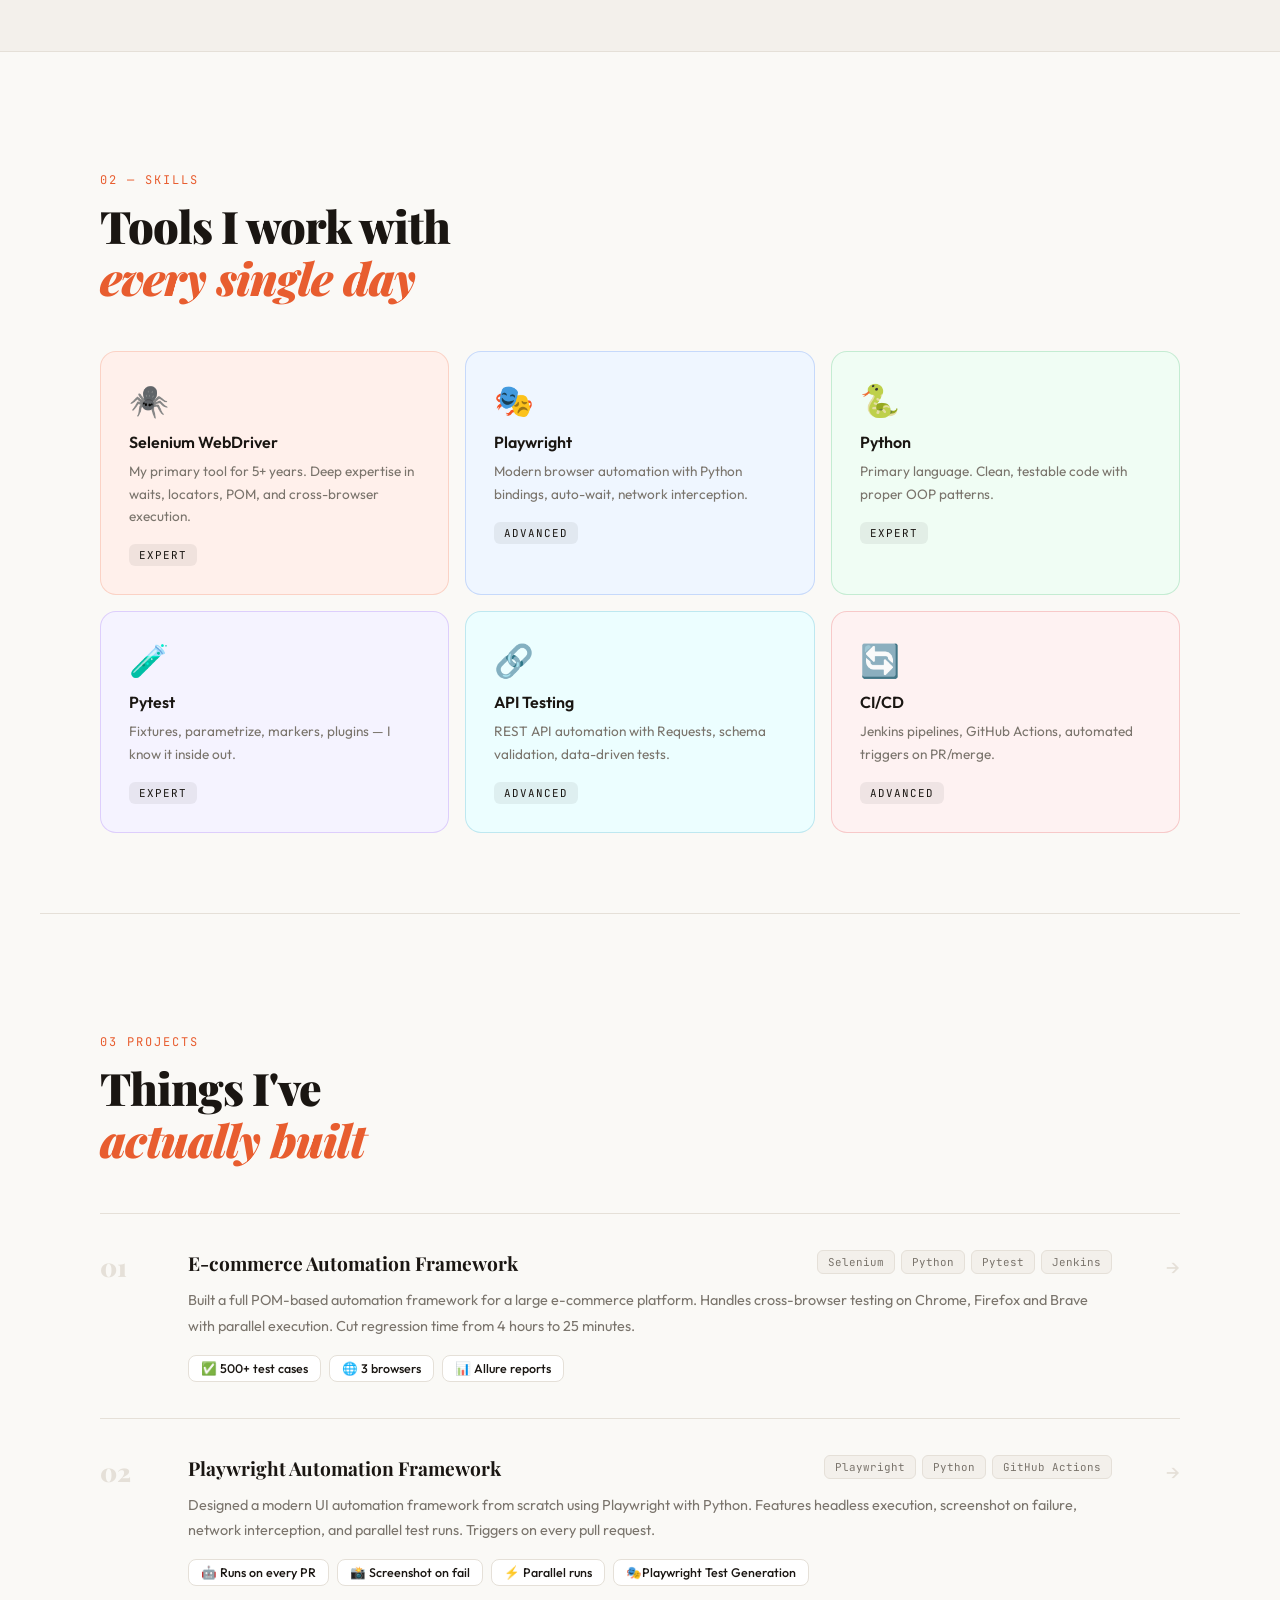
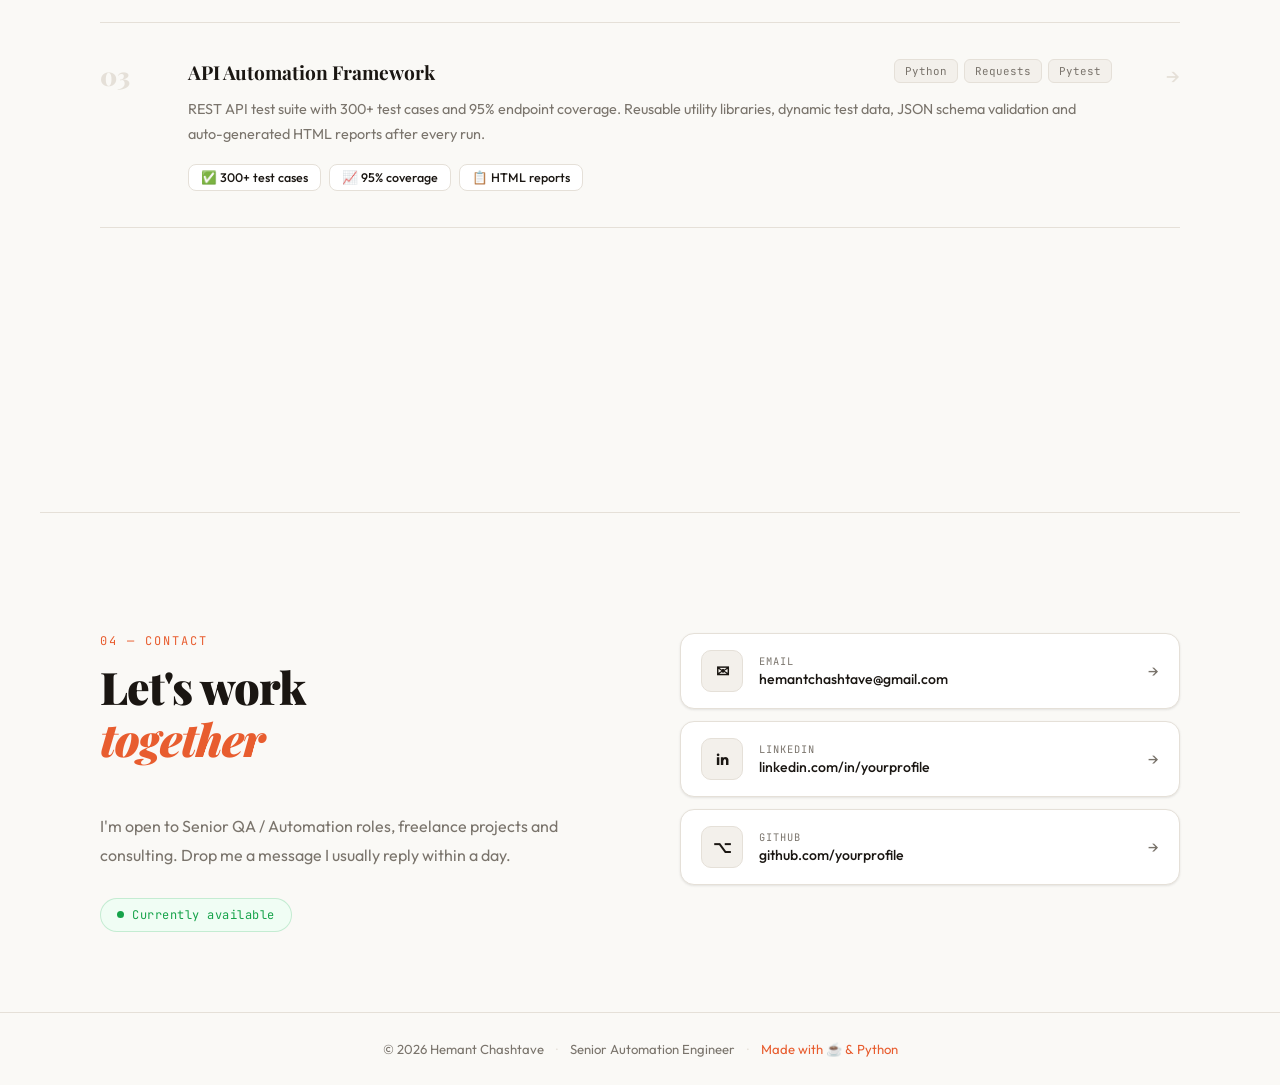
<file: Port.html>
<!DOCTYPE html>
<html lang="en">
<head>
<meta charset="UTF-8">
<meta name="viewport" content="width=device-width, initial-scale=1.0">
<title>Hemant Chashtave | Senior Automation Engineer</title>
<link href="https://fonts.googleapis.com/css2?family=Playfair+Display:ital,wght@0,700;0,900;1,700&family=Outfit:wght@300;400;500;600&family=JetBrains+Mono:wght@400;500&display=swap" rel="stylesheet">
<link rel="stylesheet" href="style.css">
</head>
<body>

<div class="cursor" id="cursor"></div>
<div class="cursor-follower" id="cursorFollower"></div>

<header id="header">
  <div class="logo"><span class="logo-bracket">{</span>HC<span class="logo-bracket">}</span></div>
  <nav>
    <a href="#home">Home</a>
    <a href="#about">About</a>
    <a href="#skills">Skills</a>
    <a href="#projects">Projects</a>
    <a href="#contact">Contact</a>
  </nav>
  <a href="Hemant_Chashtave_Resume.pdf" download class="nav-btn">Resume ↓</a>
</header>

<section id="home">
  <div class="hero-left">
    <div class="hero-eyebrow"><span class="dot-green"></span> Open to work</div>
    <h1 class="hero-title">Hi, I'm<br><em>Hemant</em><br><span class="hero-outline">Chashtave</span></h1>
    <p class="hero-sub">Senior Automation Test Engineer with 4+ years building test frameworks that actually work — Selenium, Playwright, Python &amp; Pytest.</p>
    <div class="hero-actions">
      <a href="#projects" class="btn-main">See my work</a>
      <a href="#contact" class="btn-ghost">Say hello →</a>
    </div>
  </div>
  <div class="hero-right">
    <div class="hero-card">
      <div class="hero-card-tag">Currently working with</div>
      <div class="tech-pills">
        <span class="pill pill-orange">Selenium</span>
        <span class="pill pill-blue">Playwright</span>
        <span class="pill pill-green">Python</span>
        <span class="pill pill-purple">Pytest</span>
        <span class="pill pill-red">CI/CD</span>
        <span class="pill pill-teal">API Testing//Manual Testing</span>
      </div>
      <div class="hero-card-divider"></div>
      <div class="hero-stats">
        <div class="hero-stat"><span class="hero-stat-num">4+</span><span class="hero-stat-label">Years</span></div>
        <div class="hero-stat-div"></div>
        <div class="hero-stat"><span class="hero-stat-num">5</span><span class="hero-stat-label">Frameworks</span></div>
        <div class="hero-stat-div"></div>
        <div class="hero-stat"><span class="hero-stat-num">1500+</span><span class="hero-stat-label">Test Cases</span></div>
      </div>
    </div>
    <div class="hero-blob"></div>
  </div>
</section>

<section id="about">
  <div class="about-wrap">
    <div class="about-img-col reveal">
      <div class="about-img-box">
        <div class="about-initials">HC</div>
        <div class="about-tag-float"><span class="dot-green"></span> Available</div>
      </div>
      <div class="about-quote">"Good automation should be invisible — it just works."</div>
    </div>
    <div class="about-text-col reveal">
      <div class="section-label">01 — About Me</div>
      <h2 class="section-heading">I turn manual testing<br>into <em>reliable automation</em></h2>
      <p>I'm a Senior Automation Engineer who genuinely enjoys the craft of building test frameworks. Not just writing scripts but designing systems that teams can trust, maintain, and grow.</p>
      <p>Over the last 4s+ years I've worked with Selenium and Playwright across multiple projects, always focusing on clean architecture (POM), fast feedback loops, and CI/CD integration that doesn't break every other day.</p>
      <p>When I'm not writing Python, I'm probably thinking about cricket 🏏</p>
      <div class="about-chips">
        <span class="chip">Page Object Model</span>
        <span class="chip">Cross-browser Testing</span>
        <span class="chip">Parallel Execution</span>
        <span class="chip">Jenkins</span>
        <span class="chip">GitHub Actions</span>
        <span class="chip">Allure Reports</span>
      </div>
    </div>
  </div>
</section>

<section id="skills">
  <div class="section-label reveal">02 — Skills</div>
  <h2 class="section-heading reveal">Tools I work with<br><em>every single day</em></h2>
  <div class="skills-bento reveal">
    <div class="bento-card bento-large bento-orange">
      <div class="bento-icon">🕷️</div>
      <div class="bento-title">Selenium WebDriver</div>
      <div class="bento-desc">My primary tool for 5+ years. Deep expertise in waits, locators, POM, and cross-browser execution.</div>
      <div class="bento-level">Expert</div>
    </div>
    <div class="bento-card bento-blue">
      <div class="bento-icon">🎭</div>
      <div class="bento-title">Playwright</div>
      <div class="bento-desc">Modern browser automation with Python bindings, auto-wait, network interception.</div>
      <div class="bento-level">Advanced</div>
    </div>
    <div class="bento-card bento-green">
      <div class="bento-icon">🐍</div>
      <div class="bento-title">Python</div>
      <div class="bento-desc">Primary language. Clean, testable code with proper OOP patterns.</div>
      <div class="bento-level">Expert</div>
    </div>
    <div class="bento-card bento-purple">
      <div class="bento-icon">🧪</div>
      <div class="bento-title">Pytest</div>
      <div class="bento-desc">Fixtures, parametrize, markers, plugins — I know it inside out.</div>
      <div class="bento-level">Expert</div>
    </div>
    <div class="bento-card bento-teal">
      <div class="bento-icon">🔗</div>
      <div class="bento-title">API Testing</div>
      <div class="bento-desc">REST API automation with Requests, schema validation, data-driven tests.</div>
      <div class="bento-level">Advanced</div>
    </div>
    <div class="bento-card bento-red">
      <div class="bento-icon">🔄</div>
      <div class="bento-title">CI/CD</div>
      <div class="bento-desc">Jenkins pipelines, GitHub Actions, automated triggers on PR/merge.</div>
      <div class="bento-level">Advanced</div>
    </div>
  </div>
</section>

<section id="projects">
  <div class="section-label reveal">03 Projects</div>
  <h2 class="section-heading reveal">Things I've<br><em>actually built</em></h2>
  <div class="projects-list">
    <div class="project-row reveal">
      <div class="project-num">01</div>
      <div class="project-content">
        <div class="project-top">
          <h3 class="project-title">E-commerce Automation Framework</h3>
          <div class="project-tags"><span class="ptag">Selenium</span><span class="ptag">Python</span><span class="ptag">Pytest</span><span class="ptag">Jenkins</span></div>
        </div>
        <p class="project-desc">Built a full POM-based automation framework for a large e-commerce platform. Handles cross-browser testing on Chrome, Firefox and Brave with parallel execution. Cut regression time from 4 hours to 25 minutes.</p>
        <div class="project-highlights">
        <span class="hchip">✅ 500+ test cases</span>
          <span class="hchip">🌐 3 browsers</span>
          <span class="hchip">📊 Allure reports</span>
        </div>
      </div>
      <div class="project-arrow">→</div>
    </div>
    <div class="project-row reveal">
      <div class="project-num">02</div>
      <div class="project-content">
        <div class="project-top">
          <h3 class="project-title">Playwright Automation Framework</h3>
          <div class="project-tags"><span class="ptag">Playwright</span><span class="ptag">Python</span><span class="ptag">GitHub Actions</span></div>
        </div>
        <p class="project-desc">Designed a modern UI automation framework from scratch using Playwright with Python. Features headless execution, screenshot on failure, network interception, and parallel test runs. Triggers on every pull request.</p>
        <div class="project-highlights">
          <span class="hchip">🤖 Runs on every PR</span>
          <span class="hchip">📸 Screenshot on fail</span>
          <span class="hchip">⚡ Parallel runs</span>
          <span class="hchip">🎭Playwright Test Generation</span>
        </div>
      </div>
      <div class="project-arrow">→</div>
    </div>
    <div class="project-row reveal">
      <div class="project-num">03</div>
      <div class="project-content">
        <div class="project-top">
          <h3 class="project-title">API Automation Framework</h3>
          <div class="project-tags"><span class="ptag">Python</span><span class="ptag">Requests</span><span class="ptag">Pytest</span></div>
        </div>
        <p class="project-desc">REST API test suite with 300+ test cases and 95% endpoint coverage. Reusable utility libraries, dynamic test data, JSON schema validation and auto-generated HTML reports after every run.</p>
        <div class="project-highlights">
          <span class="hchip">✅ 300+ test cases</span>
          <span class="hchip">📈 95% coverage</span>
          <span class="hchip">📋 HTML reports</span>
        </div>
      </div>
      <div class="project-arrow">→</div>
    </div>
    <div class="project-row reveal">
      <div class="project-num">04</div>
      <div class="project-content">
        <div class="project-top">
          <h3 class="project-title">Healthcare Management System</h3>
          <div class="project-tags"><span class="ptag">Python</span><span class="ptag">🩺 Healthcare Domain</span></div>
        </div>
        <p class="project-desc">A personal side project — practice buying and selling with virtual money, no real risk. Tracks portfolio value, trade history, and real-time P&amp;L. Built to sharpen Python skills and explore market logic.</p>
        <div class="project-highlights">
          <span class="hchip">🔄 Workflow Automation</span>
          <span class="hchip">🧪 Selenium + Pytest</span>
          <span class="hchip">📊 Allure Reporting</span>
        </div>
      </div>
      <div class="project-arrow">→</div>
    </div>
  </div>
</section>

<section id="contact">
  <div class="contact-wrap reveal">
    <div class="contact-left">
      <div class="section-label">04 — Contact</div>
      <h2 class="section-heading">Let's work<br><em>together</em></h2>
      <p class="contact-sub">I'm open to Senior QA / Automation roles, freelance projects and consulting. Drop me a message I usually reply within a day.</p>
      <div class="availability-badge"><span class="dot-green"></span> Currently available</div>
    </div>
    <div class="contact-right">
      <a href="mailto:yourmail@gmail.com" class="contact-card">
        <div class="cc-icon">✉</div>
        <div class="cc-info"><div class="cc-label">Email</div><div class="cc-val">hemantchashtave@gmail.com</div></div>
        <div class="cc-arrow">→</div>
      </a>
      <a href="https://linkedin.com/in/yourprofile" target="_blank" class="contact-card">
        <div class="cc-icon">in</div>
        <div class="cc-info"><div class="cc-label">LinkedIn</div><div class="cc-val">linkedin.com/in/yourprofile</div></div>
        <div class="cc-arrow">→</div>
      </a>
      <a href="https://github.com/yourprofile" target="_blank" class="contact-card">
        <div class="cc-icon">⌥</div>
        <div class="cc-info"><div class="cc-label">GitHub</div><div class="cc-val">github.com/yourprofile</div></div>
        <div class="cc-arrow">→</div>
      </a>
    </div>
  </div>
</section>

<footer>
  <span>© 2026 Hemant Chashtave</span>
  <span class="fdot">·</span>
  <span>Senior Automation Engineer</span>
  <span class="fdot">·</span>
  <span class="footer-love">Made with ☕ &amp; Python</span>
</footer>

<script src="script.js"></script>
</body>
</html>
</file>
<file: style.css>
/* ===========================
   HEMANT CHASHTAVE PORTFOLIO
   Light Theme — 2026
=========================== */

:root {
  --bg: #faf9f6;
  --bg2: #f3f0eb;
  --surface: #ffffff;
  --border: #e5e0d8;
  --ink: #1a1612;
  --ink-muted: #7a746c;
  --accent: #e85d2f;
  --accent-soft: #fff0eb;
  --blue: #2563eb;
  --blue-soft: #eff6ff;
  --green: #16a34a;
  --green-soft: #f0fdf4;
  --purple: #7c3aed;
  --purple-soft: #f5f3ff;
  --teal: #0891b2;
  --teal-soft: #ecfeff;
  --red: #dc2626;
  --red-soft: #fef2f2;
  --shadow-sm: 0 1px 3px rgba(0,0,0,0.06), 0 1px 2px rgba(0,0,0,0.04);
  --shadow-md: 0 4px 16px rgba(0,0,0,0.08), 0 2px 6px rgba(0,0,0,0.04);
  --shadow-lg: 0 20px 40px rgba(0,0,0,0.1), 0 8px 20px rgba(0,0,0,0.06);
  --radius: 16px;
}

*, *::before, *::after { margin:0; padding:0; box-sizing:border-box; }
html { scroll-behavior: smooth; }

body {
  background: var(--bg);
  color: var(--ink);
  font-family: 'Outfit', sans-serif;
  font-weight: 400;
  overflow-x: hidden;
  cursor: none;
}

/* ── Custom Cursor (desktop only) ── */
.cursor {
  width: 8px; height: 8px;
  background: var(--accent);
  border-radius: 50%;
  position: fixed;
  pointer-events: none;
  z-index: 9999;
  transform: translate(-50%, -50%);
  transition: transform 0.1s;
}

.cursor-follower {
  width: 32px; height: 32px;
  border: 1.5px solid var(--accent);
  border-radius: 50%;
  position: fixed;
  pointer-events: none;
  z-index: 9998;
  transform: translate(-50%, -50%);
  transition: left 0.12s ease, top 0.12s ease, width 0.2s, height 0.2s, opacity 0.2s;
  opacity: 0.5;
}

body:hover .cursor-follower { opacity: 1; }

/* ── Header ── */
header {
  position: fixed;
  top: 0; left: 0; right: 0;
  z-index: 200;
  display: flex;
  align-items: center;
  justify-content: space-between;
  padding: 18px 60px;
  background: rgba(250,249,246,0.95);
  backdrop-filter: blur(12px);
  border-bottom: 1px solid var(--border);
  transition: box-shadow 0.3s;
}

header.scrolled { box-shadow: var(--shadow-sm); }

.logo {
  font-family: 'JetBrains Mono', monospace;
  font-weight: 500;
  font-size: 1.1rem;
  color: var(--ink);
  letter-spacing: -0.5px;
  z-index: 201;
}

.logo-bracket { color: var(--accent); }

nav {
  display: flex;
  gap: 4px;
}

nav a {
  text-decoration: none;
  color: var(--ink-muted);
  font-size: 0.88rem;
  font-weight: 500;
  padding: 7px 16px;
  border-radius: 8px;
  transition: all 0.2s;
}

nav a:hover {
  color: var(--ink);
  background: var(--bg2);
}

.header-right {
  display: flex;
  align-items: center;
  gap: 12px;
}

.nav-btn {
  display: inline-block;
  padding: 8px 20px;
  background: var(--ink);
  color: #fff;
  font-size: 0.85rem;
  font-weight: 600;
  text-decoration: none;
  border-radius: 8px;
  transition: all 0.2s;
}

.nav-btn:hover {
  background: var(--accent);
  transform: translateY(-1px);
  box-shadow: var(--shadow-sm);
}

/* ── Hamburger ── */
.hamburger {
  display: none;
  flex-direction: column;
  justify-content: center;
  align-items: center;
  gap: 5px;
  width: 40px; height: 40px;
  background: var(--bg2);
  border: 1.5px solid var(--border);
  border-radius: 8px;
  cursor: pointer;
  padding: 8px;
  transition: all 0.2s;
  z-index: 201;
}

.hamburger span {
  display: block;
  width: 20px; height: 2px;
  background: var(--ink);
  border-radius: 2px;
  transition: all 0.3s;
  transform-origin: center;
}

.hamburger.open span:nth-child(1) { transform: translateY(7px) rotate(45deg); }
.hamburger.open span:nth-child(2) { opacity: 0; transform: scaleX(0); }
.hamburger.open span:nth-child(3) { transform: translateY(-7px) rotate(-45deg); }

/* ── Mobile nav overlay ── */
.nav-overlay {
  display: none;
  position: fixed;
  inset: 0;
  background: rgba(26,22,18,0.4);
  z-index: 150;
  backdrop-filter: blur(2px);
}

.nav-overlay.show { display: block; }

/* ── Sections ── */
section {
  padding: 120px 60px 80px;
  max-width: 1200px;
  margin: 0 auto;
}

/* ── Hero ── */
#home {
  min-height: 100vh;
  max-width: 100%;
  padding: 0 10vw;
  display: flex;
  align-items: center;
  justify-content: space-between;
  gap: 60px;
  background: var(--bg);
  position: relative;
  overflow: hidden;
}

#home::before {
  content: '';
  position: absolute;
  top: -200px; right: -200px;
  width: 600px; height: 600px;
  background: radial-gradient(circle, rgba(232,93,47,0.06) 0%, transparent 70%);
  pointer-events: none;
}

.hero-left {
  flex: 1;
  max-width: 560px;
  animation: fadeUp 0.7s 0.1s both;
}

.hero-eyebrow {
  display: inline-flex;
  align-items: center;
  gap: 8px;
  font-family: 'JetBrains Mono', monospace;
  font-size: 0.78rem;
  color: var(--green);
  font-weight: 500;
  letter-spacing: 0.5px;
  margin-bottom: 20px;
  background: var(--green-soft);
  padding: 6px 14px;
  border-radius: 20px;
  border: 1px solid rgba(22,163,74,0.2);
}

.dot-green {
  width: 7px; height: 7px;
  border-radius: 50%;
  background: var(--green);
  display: inline-block;
  animation: pulse 2s infinite;
}

@keyframes pulse {
  0%, 100% { opacity: 1; }
  50% { opacity: 0.3; }
}

.hero-title {
  font-family: 'Playfair Display', serif;
  font-weight: 900;
  font-size: clamp(3.2rem, 6vw, 5.5rem);
  line-height: 1.0;
  letter-spacing: -2px;
  color: var(--ink);
  margin-bottom: 24px;
}

.hero-title em { font-style: italic; color: var(--accent); }

.hero-outline {
  -webkit-text-stroke: 2px var(--ink);
  color: transparent;
}

.hero-sub {
  font-size: 1.05rem;
  line-height: 1.75;
  color: var(--ink-muted);
  margin-bottom: 36px;
  max-width: 480px;
}

.hero-actions { display: flex; gap: 14px; flex-wrap: wrap; }

.btn-main {
  display: inline-flex;
  align-items: center;
  padding: 14px 28px;
  background: var(--ink);
  color: #fff;
  font-weight: 600;
  font-size: 0.9rem;
  text-decoration: none;
  border-radius: 10px;
  transition: all 0.2s;
}

.btn-main:hover {
  background: var(--accent);
  transform: translateY(-2px);
  box-shadow: 0 8px 24px rgba(232,93,47,0.25);
}

.btn-ghost {
  display: inline-flex;
  align-items: center;
  padding: 14px 28px;
  border: 1.5px solid var(--border);
  color: var(--ink);
  font-weight: 600;
  font-size: 0.9rem;
  text-decoration: none;
  border-radius: 10px;
  transition: all 0.2s;
}

.btn-ghost:hover {
  border-color: var(--accent);
  color: var(--accent);
  background: var(--accent-soft);
}

/* Hero card */
.hero-right {
  flex: 0 0 380px;
  position: relative;
  animation: fadeUp 0.7s 0.3s both;
}

.hero-blob {
  position: absolute;
  inset: -30px;
  background: radial-gradient(ellipse at center, rgba(232,93,47,0.07), transparent 70%);
  border-radius: 50%;
  z-index: 0;
  animation: breathe 4s ease-in-out infinite;
}

@keyframes breathe {
  0%, 100% { transform: scale(1); }
  50% { transform: scale(1.05); }
}

.hero-card {
  position: relative;
  z-index: 1;
  background: var(--surface);
  border: 1.5px solid var(--border);
  border-radius: 20px;
  padding: 32px;
  box-shadow: var(--shadow-lg);
}

.hero-card-tag {
  font-family: 'JetBrains Mono', monospace;
  font-size: 0.7rem;
  color: var(--ink-muted);
  letter-spacing: 1px;
  text-transform: uppercase;
  margin-bottom: 16px;
}

.tech-pills { display: flex; flex-wrap: wrap; gap: 8px; margin-bottom: 4px; }

.pill {
  display: inline-block;
  padding: 6px 14px;
  border-radius: 20px;
  font-size: 0.8rem;
  font-weight: 500;
  font-family: 'JetBrains Mono', monospace;
  transition: transform 0.2s;
}

.pill:hover { transform: scale(1.05); }

.pill-orange { background: var(--accent-soft); color: var(--accent); border: 1px solid rgba(232,93,47,0.2); }
.pill-blue   { background: var(--blue-soft);   color: var(--blue);   border: 1px solid rgba(37,99,235,0.2); }
.pill-green  { background: var(--green-soft);  color: var(--green);  border: 1px solid rgba(22,163,74,0.2); }
.pill-purple { background: var(--purple-soft); color: var(--purple); border: 1px solid rgba(124,58,237,0.2); }
.pill-red    { background: var(--red-soft);    color: var(--red);    border: 1px solid rgba(220,38,38,0.2); }
.pill-teal   { background: var(--teal-soft);   color: var(--teal);   border: 1px solid rgba(8,145,178,0.2); }

.hero-card-divider { height: 1px; background: var(--border); margin: 24px 0; }

.hero-stats { display: flex; align-items: center; justify-content: space-around; }

.hero-stat { display: flex; flex-direction: column; align-items: center; gap: 4px; }

.hero-stat-num {
  font-family: 'Playfair Display', serif;
  font-weight: 900;
  font-size: 1.8rem;
  color: var(--ink);
  line-height: 1;
}

.hero-stat-label {
  font-family: 'JetBrains Mono', monospace;
  font-size: 0.65rem;
  color: var(--ink-muted);
  text-transform: uppercase;
  letter-spacing: 1px;
}

.hero-stat-div { width: 1px; height: 40px; background: var(--border); }

/* ── Section labels & headings ── */
.section-label {
  font-family: 'JetBrains Mono', monospace;
  font-size: 0.75rem;
  color: var(--accent);
  letter-spacing: 2px;
  text-transform: uppercase;
  margin-bottom: 12px;
}

.section-heading {
  font-family: 'Playfair Display', serif;
  font-weight: 900;
  font-size: clamp(2rem, 3.5vw, 3rem);
  line-height: 1.15;
  letter-spacing: -1px;
  color: var(--ink);
  margin-bottom: 48px;
}

.section-heading em { font-style: italic; color: var(--accent); }

/* ── About ── */
#about {
  background: var(--bg2);
  max-width: 100%;
  padding: 120px 10vw;
  border-top: 1px solid var(--border);
  border-bottom: 1px solid var(--border);
}

.about-wrap {
  display: grid;
  grid-template-columns: 340px 1fr;
  gap: 80px;
  align-items: start;
  max-width: 1100px;
  margin: 0 auto;
}

.about-img-box {
  width: 280px; height: 320px;
  background: linear-gradient(135deg, var(--accent-soft), var(--bg));
  border-radius: 20px;
  border: 1.5px solid var(--border);
  display: flex;
  align-items: center;
  justify-content: center;
  position: relative;
  box-shadow: var(--shadow-md);
  overflow: visible;
}

.about-initials {
  font-family: 'Playfair Display', serif;
  font-size: 5rem;
  font-weight: 900;
  color: var(--accent);
  opacity: 0.15;
  user-select: none;
}

.about-tag-float {
  position: absolute;
  bottom: -14px; left: 50%;
  transform: translateX(-50%);
  background: var(--surface);
  border: 1.5px solid var(--border);
  border-radius: 20px;
  padding: 6px 16px;
  font-family: 'JetBrains Mono', monospace;
  font-size: 0.72rem;
  color: var(--green);
  display: flex;
  align-items: center;
  gap: 6px;
  white-space: nowrap;
  box-shadow: var(--shadow-sm);
}

.about-quote {
  margin-top: 32px;
  font-family: 'Playfair Display', serif;
  font-style: italic;
  font-size: 0.95rem;
  color: var(--ink-muted);
  line-height: 1.7;
  padding-left: 16px;
  border-left: 3px solid var(--accent);
}

.about-text-col p {
  font-size: 1rem;
  line-height: 1.85;
  color: var(--ink-muted);
  margin-bottom: 16px;
}

.about-chips { display: flex; flex-wrap: wrap; gap: 8px; margin-top: 24px; }

.chip {
  display: inline-block;
  padding: 6px 14px;
  background: var(--surface);
  border: 1.5px solid var(--border);
  border-radius: 8px;
  font-size: 0.8rem;
  font-weight: 500;
  color: var(--ink);
  transition: all 0.2s;
}

.chip:hover { border-color: var(--accent); color: var(--accent); background: var(--accent-soft); }

/* ── Skills Bento ── */
#skills { border-bottom: 1px solid var(--border); }

.skills-bento {
  display: grid;
  grid-template-columns: repeat(3, 1fr);
  gap: 16px;
}

.bento-card {
  border-radius: var(--radius);
  padding: 28px;
  border: 1.5px solid transparent;
  transition: all 0.25s;
}

.bento-card:hover { transform: translateY(-4px); box-shadow: var(--shadow-md); }

.bento-orange { background: var(--accent-soft);  border-color: rgba(232,93,47,0.2); }
.bento-blue   { background: var(--blue-soft);    border-color: rgba(37,99,235,0.2); }
.bento-green  { background: var(--green-soft);   border-color: rgba(22,163,74,0.2); }
.bento-purple { background: var(--purple-soft);  border-color: rgba(124,58,237,0.2); }
.bento-teal   { background: var(--teal-soft);    border-color: rgba(8,145,178,0.2); }
.bento-red    { background: var(--red-soft);     border-color: rgba(220,38,38,0.2); }

.bento-icon { font-size: 2rem; margin-bottom: 12px; display: block; }
.bento-title { font-family: 'Outfit', sans-serif; font-weight: 600; font-size: 1rem; color: var(--ink); margin-bottom: 8px; }
.bento-desc { font-size: 0.85rem; line-height: 1.65; color: var(--ink-muted); margin-bottom: 16px; }
.bento-level {
  display: inline-block;
  font-family: 'JetBrains Mono', monospace;
  font-size: 0.68rem;
  letter-spacing: 1px;
  text-transform: uppercase;
  padding: 4px 10px;
  border-radius: 6px;
  background: rgba(0,0,0,0.06);
  color: var(--ink);
}

/* ── Projects ── */
#projects { border-bottom: 1px solid var(--border); }

.projects-list { display: flex; flex-direction: column; }

.project-row {
  display: grid;
  grid-template-columns: 60px 1fr 40px;
  gap: 28px;
  align-items: start;
  padding: 36px 0;
  border-bottom: 1px solid var(--border);
  transition: all 0.25s;
  cursor: default;
}

.project-row:first-child { border-top: 1px solid var(--border); }

.project-row:hover {
  background: var(--bg2);
  margin: 0 -20px;
  padding: 36px 20px;
  border-radius: 12px;
  border-color: transparent;
}

.project-num {
  font-family: 'Playfair Display', serif;
  font-size: 1.6rem;
  font-weight: 900;
  color: var(--border);
  line-height: 1;
  padding-top: 4px;
  transition: color 0.25s;
}

.project-row:hover .project-num { color: var(--accent); }

.project-top {
  display: flex;
  align-items: flex-start;
  justify-content: space-between;
  gap: 16px;
  margin-bottom: 12px;
  flex-wrap: wrap;
}

.project-title {
  font-family: 'Playfair Display', serif;
  font-weight: 700;
  font-size: 1.2rem;
  color: var(--ink);
}

.project-tags { display: flex; flex-wrap: wrap; gap: 6px; }

.ptag {
  font-family: 'JetBrains Mono', monospace;
  font-size: 0.68rem;
  padding: 4px 10px;
  border-radius: 6px;
  background: var(--bg2);
  border: 1px solid var(--border);
  color: var(--ink-muted);
}

.project-desc { font-size: 0.9rem; line-height: 1.75; color: var(--ink-muted); margin-bottom: 16px; }
.project-highlights { display: flex; flex-wrap: wrap; gap: 8px; }

.hchip {
  display: inline-block;
  padding: 5px 12px;
  background: var(--surface);
  border: 1.5px solid var(--border);
  border-radius: 8px;
  font-size: 0.78rem;
  font-weight: 500;
  color: var(--ink);
  transition: all 0.2s;
}

.project-row:hover .hchip {
  border-color: rgba(232,93,47,0.3);
  background: var(--accent-soft);
  color: var(--accent);
}

.project-arrow {
  font-size: 1.3rem;
  color: var(--border);
  padding-top: 4px;
  transition: all 0.25s;
  text-align: right;
}

.project-row:hover .project-arrow { color: var(--accent); transform: translateX(4px); }

/* ── Contact ── */
#contact { background: var(--bg); }

.contact-wrap {
  display: grid;
  grid-template-columns: 1fr 1fr;
  gap: 80px;
  align-items: start;
}

.contact-sub {
  font-size: 1rem;
  line-height: 1.8;
  color: var(--ink-muted);
  margin-bottom: 28px;
}

.availability-badge {
  display: inline-flex;
  align-items: center;
  gap: 8px;
  font-family: 'JetBrains Mono', monospace;
  font-size: 0.75rem;
  color: var(--green);
  letter-spacing: 0.5px;
  background: var(--green-soft);
  padding: 8px 16px;
  border-radius: 20px;
  border: 1px solid rgba(22,163,74,0.2);
}

.contact-right { display: flex; flex-direction: column; gap: 12px; }

.contact-card {
  display: flex;
  align-items: center;
  gap: 16px;
  padding: 16px 20px;
  background: var(--surface);
  border: 1.5px solid var(--border);
  border-radius: 14px;
  text-decoration: none;
  color: var(--ink);
  transition: all 0.22s;
  box-shadow: var(--shadow-sm);
}

.contact-card:hover {
  transform: translateX(6px);
  box-shadow: var(--shadow-md);
}

/* Per-card hover colours */
.contact-whatsapp:hover  { border-color: #25D366; background: #f0fff4; }
.contact-phone:hover     { border-color: var(--blue); background: var(--blue-soft); }
.contact-email:hover     { border-color: var(--accent); background: var(--accent-soft); }
.contact-linkedin:hover  { border-color: #0077b5; background: #e8f4fd; }
.contact-github:hover    { border-color: #333; background: #f6f8fa; }

.cc-icon {
  width: 42px; height: 42px;
  background: var(--bg2);
  border-radius: 10px;
  display: flex;
  align-items: center;
  justify-content: center;
  font-size: 1rem;
  font-weight: 700;
  flex-shrink: 0;
  border: 1px solid var(--border);
}

.cc-info { flex: 1; }

.cc-label {
  font-family: 'JetBrains Mono', monospace;
  font-size: 0.65rem;
  color: var(--ink-muted);
  letter-spacing: 1px;
  text-transform: uppercase;
  margin-bottom: 2px;
}

.cc-val { font-size: 0.88rem; font-weight: 500; color: var(--ink); }

.cc-arrow {
  font-size: 1rem;
  color: var(--ink-muted);
  transition: all 0.2s;
}

.contact-card:hover .cc-arrow { transform: translateX(4px); }

/* ── Footer ── */
footer {
  text-align: center;
  padding: 28px 60px;
  border-top: 1px solid var(--border);
  font-size: 0.82rem;
  color: var(--ink-muted);
  display: flex;
  align-items: center;
  justify-content: center;
  gap: 12px;
  flex-wrap: wrap;
}

.fdot { color: var(--border); }
.footer-love { color: var(--accent); }

/* ── Animations ── */
@keyframes fadeUp {
  from { opacity: 0; transform: translateY(28px); }
  to   { opacity: 1; transform: translateY(0); }
}

.reveal {
  opacity: 0;
  transform: translateY(28px);
  transition: opacity 0.65s ease, transform 0.65s ease;
}

.reveal.visible { opacity: 1; transform: translateY(0); }

/* ============================================
   RESPONSIVE — TABLET (max 1024px)
============================================ */
@media (max-width: 1024px) {
  header { padding: 16px 30px; }

  #home {
    flex-direction: column;
    padding: 130px 40px 80px;
    text-align: center;
    min-height: auto;
    gap: 40px;
  }

  .hero-left { max-width: 100%; }
  .hero-right { flex: unset; width: 100%; max-width: 440px; margin: 0 auto; }
  .hero-actions { justify-content: center; }

  .about-wrap { grid-template-columns: 1fr; gap: 48px; }
  .about-img-col { display: flex; flex-direction: column; align-items: center; }

  .skills-bento { grid-template-columns: 1fr 1fr; }

  .contact-wrap { grid-template-columns: 1fr; gap: 48px; }
}

/* ============================================
   RESPONSIVE — MOBILE (max 768px)
============================================ */
@media (max-width: 768px) {
  /* Disable custom cursor on touch */
  body { cursor: auto; }
  .cursor, .cursor-follower { display: none; }

  /* Header */
  header { padding: 14px 20px; }

  /* Show hamburger, hide desktop nav */
  .hamburger { display: flex; }

  nav {
    display: none;
    position: fixed;
    top: 0; right: 0;
    width: 75vw;
    max-width: 300px;
    height: 100vh;
    background: var(--surface);
    flex-direction: column;
    padding: 80px 28px 40px;
    gap: 6px;
    z-index: 199;
    box-shadow: -4px 0 24px rgba(0,0,0,0.1);
    transform: translateX(100%);
    transition: transform 0.3s cubic-bezier(0.4,0,0.2,1);
  }

  nav.open {
    display: flex;
    transform: translateX(0);
  }

  nav a {
    font-size: 1rem;
    padding: 14px 16px;
    border-radius: 10px;
    border: 1px solid var(--border);
    text-align: center;
  }

  /* Sections */
  section { padding: 90px 20px 60px; }
  #about  { padding: 70px 20px; }

  /* Hero */
  #home {
    padding: 110px 20px 60px;
    text-align: center;
    gap: 32px;
  }

  .hero-title { font-size: 2.8rem; letter-spacing: -1px; }
  .hero-outline { -webkit-text-stroke: 1.5px var(--ink); }
  .hero-sub { font-size: 0.95rem; }

  .hero-card { padding: 22px; }
  .hero-stat-num { font-size: 1.4rem; }

  /* About */
  .about-img-box { width: 220px; height: 250px; }
  .about-initials { font-size: 3.5rem; }

  /* Skills */
  .skills-bento { grid-template-columns: 1fr; gap: 12px; }
  .bento-card { padding: 20px; }

  /* Projects */
  .project-row {
    grid-template-columns: 40px 1fr;
    gap: 16px;
    padding: 24px 0;
  }

  .project-row:hover {
    margin: 0 -10px;
    padding: 24px 10px;
  }

  .project-arrow { display: none; }
  .project-num { font-size: 1.2rem; }
  .project-title { font-size: 1.05rem; }

  .project-top {
    flex-direction: column;
    gap: 10px;
  }

  /* Contact */
  .contact-wrap { gap: 36px; }
  .contact-card { padding: 14px 16px; }
  .cc-icon { width: 38px; height: 38px; }
  .cc-val { font-size: 0.82rem; }

  /* Section headings */
  .section-heading { font-size: 1.8rem; margin-bottom: 32px; }

  /* Footer */
  footer { padding: 24px 20px; flex-direction: column; gap: 6px; }
}

/* ============================================
   RESPONSIVE — SMALL MOBILE (max 400px)
============================================ */
@media (max-width: 400px) {
  .hero-title { font-size: 2.3rem; }
  .hero-actions { flex-direction: column; }
  .btn-main, .btn-ghost { width: 100%; justify-content: center; }
  nav { width: 90vw; }
}
</file>
<file: Hemant _ Automation Engineer_files/style.css>
*{
  margin:0;
  padding:0;
  box-sizing:border-box;
  font-family:'Poppins',sans-serif;
}

body{
  background:#0f172a;
  color:#fff;
  scroll-behavior:smooth;
}

header{
  display:flex;
  justify-content:space-between;
  padding:20px 50px;
  background:#0f172a;
  position:fixed;
  width:100%;
  z-index:1000;
}

header h1{
  color:#38bdf8;
}

nav a{
  margin-left:20px;
  text-decoration:none;
  color:white;
  font-weight:500;
}

section{
  min-height:70vh;
  padding:120px 50px;
}

.hero{
  display:flex;
  justify-content:center;
  align-items:center;
  flex-direction:column;
  text-align:center;
}

.hero h2{
  font-size:50px;
}

.hero span{
  color:#38bdf8;
}

.btn{
  margin-top:20px;
  padding:10px 25px;
  background:#38bdf8;
  border:none;
  border-radius:5px;
  cursor:pointer;
  color:#000;
  font-weight:bold;
  text-decoration:none;
  display:inline-block;
}

.skills span{
  display:inline-block;
  margin:10px;
  padding:10px 20px;
  background:#1e293b;
  border-radius:5px;
}

.project-card{
  background:#1e293b;
  padding:20px;
  margin:20px 0;
  border-radius:10px;
  transition:0.3s;
}

.project-card:hover{
  transform:translateY(-5px);
}

footer{
  text-align:center;
  padding:20px;
  background:#1e293b;
}
/* Navbar Animation */
nav a:hover{
  color:#38bdf8;
  transition:0.3s;
}

/* Button Hover */
.btn:hover{
  background:#0ea5e9;
  transform:scale(1.05);
  transition:0.3s;
}

/* Fade-in Animation */
.hidden{
  opacity:0;
  transform:translateY(40px);
  transition:all 0.8s ease;
}

.show{
  opacity:1;
  transform:translateY(0);
}

/* Typing text style */
#typing{
  font-size:20px;
  color:#38bdf8;
  margin-top:10px;
}

/* Responsive */
@media(max-width:768px){
  header{
    padding:15px;
  }

  nav a{
    margin-left:10px;
  }

  .hero h2{
    font-size:32px;
  }

  section{
    padding:100px 20px;
  }
}


/* ===== Skills Section ===== */

#skills {
  text-align: center;
  padding: 120px 80px 80px 80px;
}

#skills h2 {
  font-size: 32px;
  margin-bottom: 40px;
  color: #38bdf8;
}

/* Skills Container */
.skills-container {
  display: flex;
  justify-content: center;
  align-items: center;
  flex-wrap: wrap;
  gap: 40px;
}

/* Individual Skill Card */
.skill-card {
  background: #1e293b;
  width: 170px;
  height: 190px;
  padding: 30px 20px;
  border-radius: 15px;
  display: flex;
  flex-direction: column;
  justify-content: center;
  align-items: center;
  transition: all 0.3s ease;
  cursor: pointer;
}

/* Skill Image */
.skill-card img {
  width: 70px;
  height: 70px;
  object-fit: contain;
  margin-bottom: 15px;
}

/* Skill Name */
.skill-card p {
  font-size: 16px;
  font-weight: 500;
}

/* Hover Effect */
.skill-card:hover {
  transform: translateY(-10px);
  background: #334155;
  box-shadow: 0px 10px 25px rgba(0, 0, 0, 0.4);
}

/* ===== Responsive ===== */

@media (max-width: 768px) {
  #skills {
    padding: 100px 20px 60px 20px;
  }

  .skills-container {
    gap: 25px;
  }

  .skill-card {
    width: 150px;
    height: 170px;
  }

  .skill-card img {
    width: 60px;
    height: 60px;
  }
}
</file>
